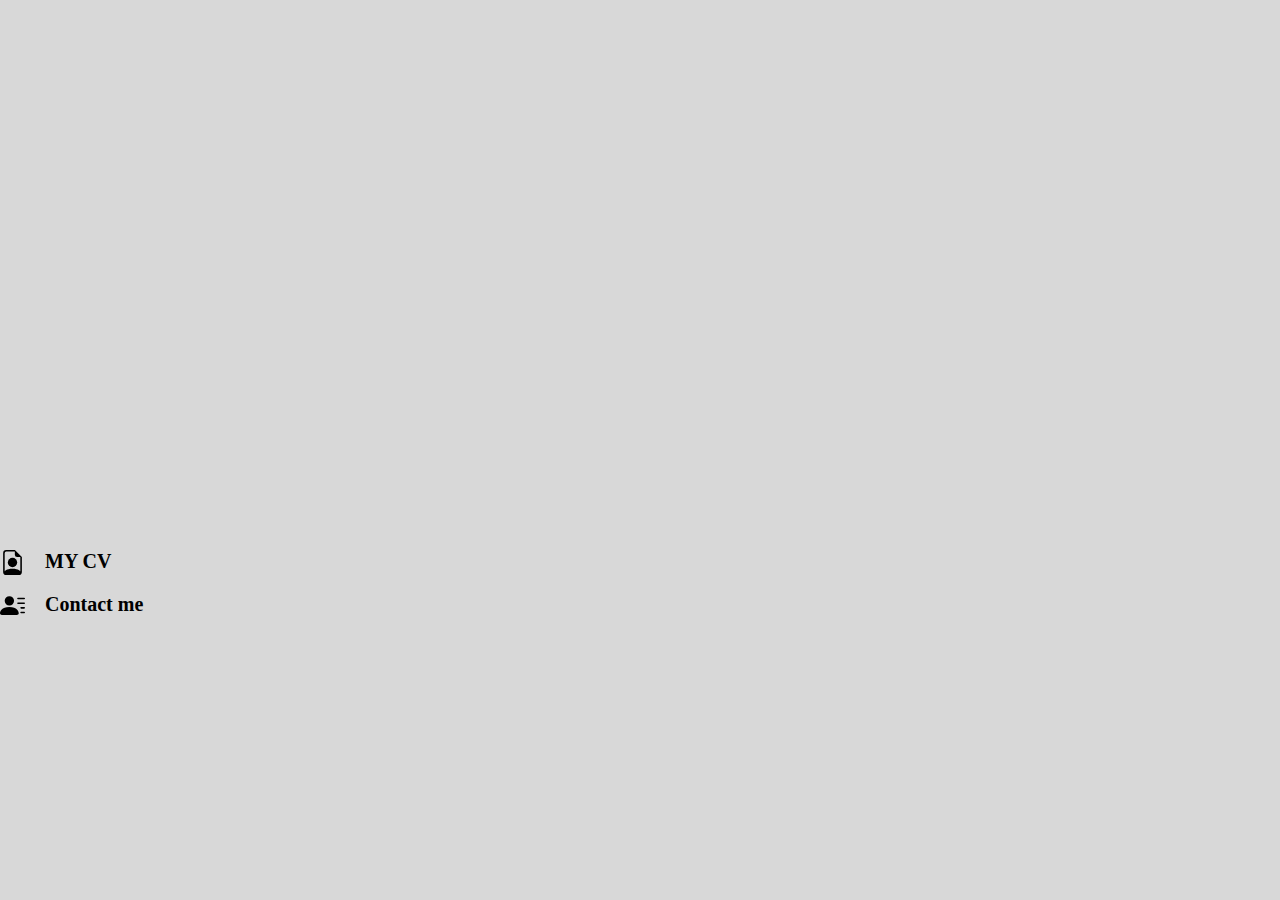
<file: index.html>
<!DOCTYPE html>
<html lang="en">
<head>
    <meta charset="UTF-8">
    <meta name="viewport" content="width=device-width, initial-scale=1.0">
    <title>Souhail Ben Amara</title>
    <link rel="stylesheet" href="./index.css">
</head>
<body>
    <div class="welcome">
    <h1 class="home-title">
        <span>welcome to my website</span>
        <span>I'm Souhail Ben Amara</span>

    </h1>
    </div>
    <div class="links">
    <a href="./cv.html">
        <svg xmlns="http://www.w3.org/2000/svg" width="16" height="16" fill="currentColor" class="bi bi-file-earmark-person" viewBox="0 0 16 16"><path d="M11 8a3 3 0 1 1-6 0 3 3 0 0 1 6 0"/><path d="M14 14V4.5L9.5 0H4a2 2 0 0 0-2 2v12a2 2 0 0 0 2 2h8a2 2 0 0 0 2-2M9.5 3A1.5 1.5 0 0 0 11 4.5h2v9.255S12 12 8 12s-5 1.755-5 1.755V2a1 1 0 0 1 1-1h5.5z"/></svg>
        <p>MY CV</p>
    </a>
    <a href="./contact-form/index.html">
        <svg xmlns="http://www.w3.org/2000/svg" width="16" height="16" fill="currentColor" class="bi bi-person-lines-fill" viewBox="0 0 16 16"><path d="M6 8a3 3 0 1 0 0-6 3 3 0 0 0 0 6m-5 6s-1 0-1-1 1-4 6-4 6 3 6 4-1 1-1 1zM11 3.5a.5.5 0 0 1 .5-.5h4a.5.5 0 0 1 0 1h-4a.5.5 0 0 1-.5-.5m.5 2.5a.5.5 0 0 0 0 1h4a.5.5 0 0 0 0-1zm2 3a.5.5 0 0 0 0 1h2a.5.5 0 0 0 0-1zm0 3a.5.5 0 0 0 0 1h2a.5.5 0 0 0 0-1z"/>
        </svg><p>Contact me </p>
    </a>
    </div>
</body>
</html>
</file>
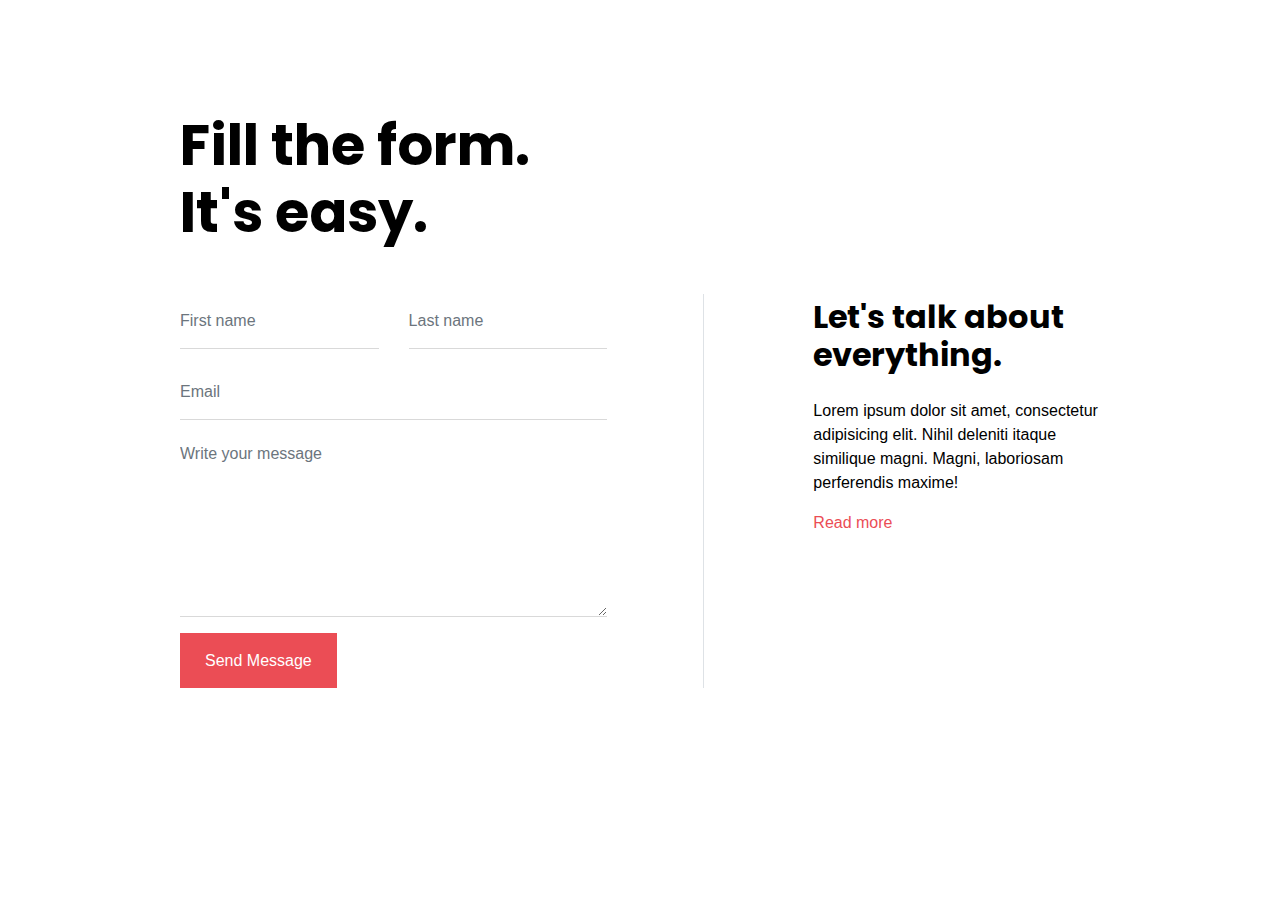
<file: contact-form/index.html>
<!doctype html>
<html lang="en">
  <head>
    <!-- Required meta tags -->
    <meta charset="utf-8">
    <meta name="viewport" content="width=device-width, initial-scale=1, shrink-to-fit=no">
    <link href="https://fonts.googleapis.com/css?family=Poppins:300,400,500,700,900&display=swap" rel="stylesheet">

    <link rel="stylesheet" href="fonts/icomoon/style.css">

    <link rel="stylesheet" href="css/owl.carousel.min.css">

    <!-- Bootstrap CSS -->
    <link rel="stylesheet" href="css/bootstrap.min.css">
    
    <!-- Style -->
    <link rel="stylesheet" href="css/style.css">

    <title>Contact Form #1</title>
  </head>
  <body>
  

  <div class="content">
    
    <div class="container">

      
      <div class="row justify-content-center">
        <div class="col-md-10">
          
          <div class="row align-items-center">
            <div class="col-lg-7 mb-5 mb-lg-0">

              <h2 class="mb-5">Fill the form. <br> It's easy.</h2>

              <form class="border-right pr-5 mb-5" method="post" id="contactForm" name="contactForm">
                <div class="row">
                  <div class="col-md-6 form-group">
                    <input type="text" class="form-control" name="fname" id="fname" placeholder="First name">
                  </div>
                  <div class="col-md-6 form-group">
                    <input type="text" class="form-control" name="lname" id="lname" placeholder="Last name">
                  </div>
                </div>
                <div class="row">
                  <div class="col-md-12 form-group">
                    <input type="text" class="form-control" name="email" id="email" placeholder="Email">
                  </div>
                </div>

                <div class="row">
                  <div class="col-md-12 form-group">
                    <textarea class="form-control" name="message" id="message" cols="30" rows="7" placeholder="Write your message"></textarea>
                  </div>
                </div>
                <div class="row">
                  <div class="col-md-12">
                    <input type="submit" value="Send Message" class="btn btn-primary rounded-0 py-2 px-4">
                    <span class="submitting"></span>
                  </div>
                </div>
              </form>

              <div id="form-message-warning mt-4"></div> 
              <div id="form-message-success">
                Your message was sent, thank you!
              </div>

            </div>
            <div class="col-lg-4 ml-auto">
              <h3 class="mb-4">Let's talk about everything.</h3>
              <p>Lorem ipsum dolor sit amet, consectetur adipisicing elit. Nihil deleniti itaque similique magni. Magni, laboriosam perferendis maxime!</p>
              <p><a href="#">Read more</a></p>
            </div>
          </div>
        </div>  
        </div>
      </div>
  </div>
    
    

    <script src="js/jquery-3.3.1.min.js"></script>
    <script src="js/popper.min.js"></script>
    <script src="js/bootstrap.min.js"></script>
    <script src="js/jquery.validate.min.js"></script>
    <script src="js/main.js"></script>
  </body>
</html>
</file>
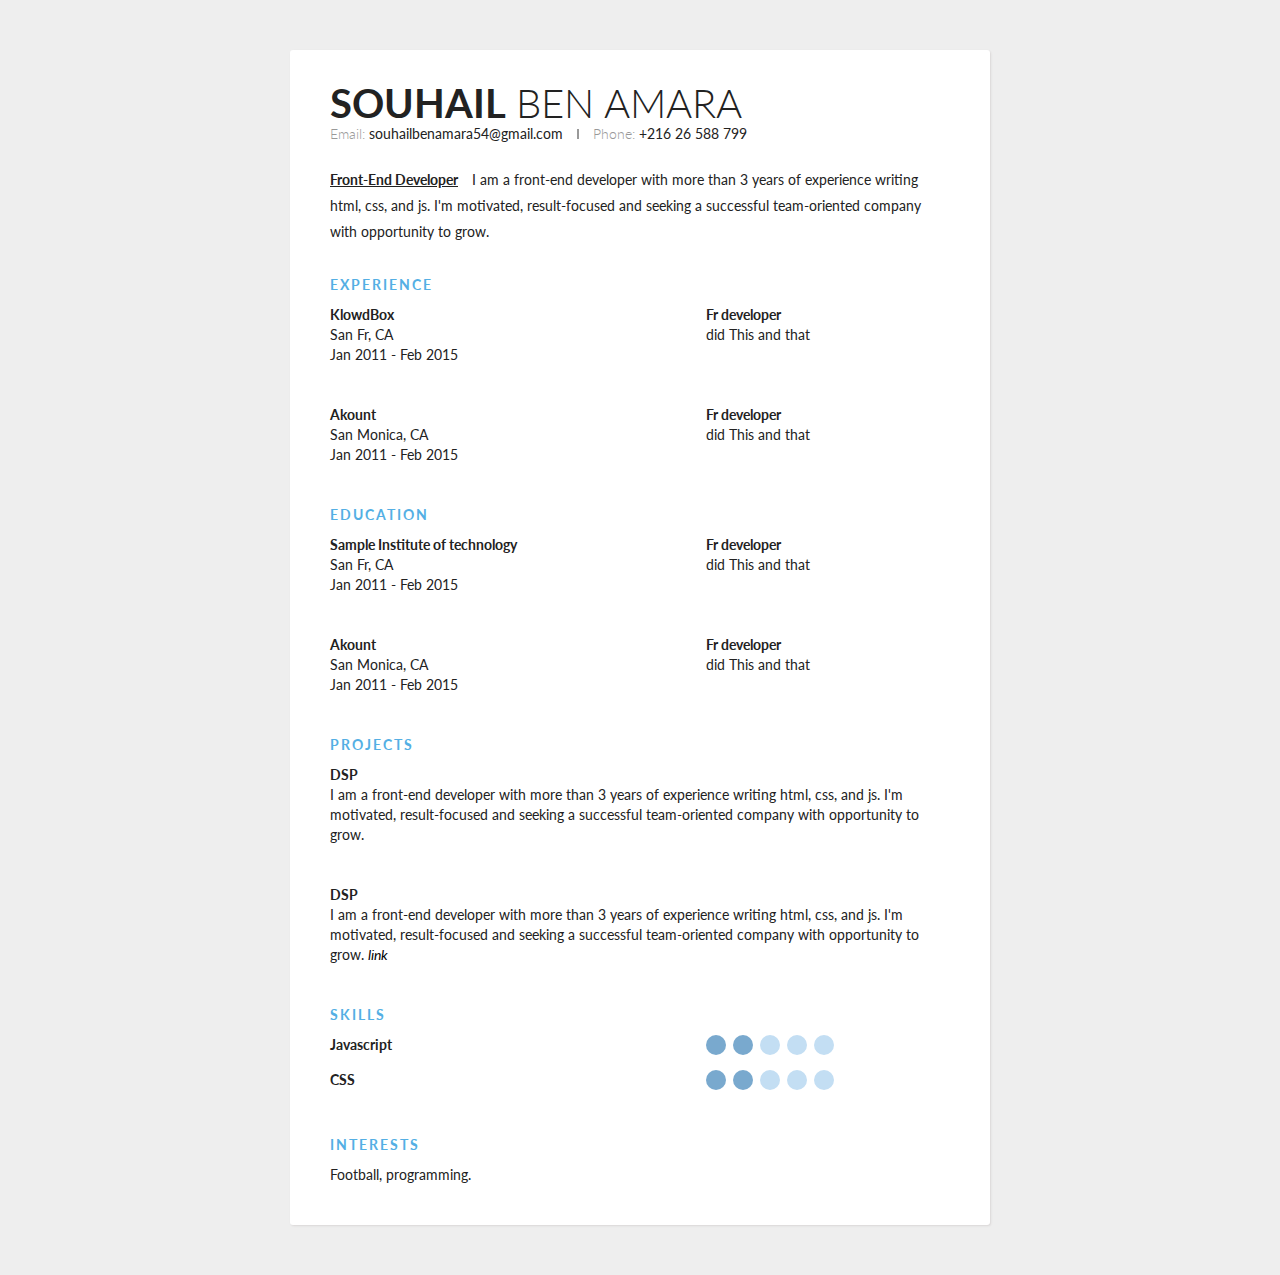
<file: cv.html>
<!DOCTYPE html>
<html lang="en">
<head>
    <meta charset="UTF-8">
    <meta name="viewport" content="width=device-width, initial-scale=1.0">
    <title>My cv</title>
    <link rel="stylesheet" href="./style/cv.css">
</head>
<body>
    <link href='https://fonts.googleapis.com/css?family=Lato:400,300,700' rel='stylesheet' type='text/css'>

<div class="container">
  <div class="header">
    <div class="full-name">
      <span class="first-name">Souhail</span> 
      <span class="last-name">Ben Amara</span>
    </div>
    <div class="contact-info">
      <span class="email">Email: </span>
      <span class="email-val">souhailbenamara54@gmail.com</span>
      <span class="separator"></span>
      <span class="phone">Phone: </span>
      <span class="phone-val">+216 26 588 799</span>
    </div>
    
    <div class="about">
      <span class="position">Front-End Developer </span>
      <span class="desc">
        I am a front-end developer with more than 3 years of experience writing html, css, and js. I'm motivated, result-focused and seeking a successful team-oriented company with opportunity to grow. 
      </span>
    </div>
  </div>
   <div class="details">
    <div class="section">
      <div class="section__title">Experience</div>
      <div class="section__list">
        <div class="section__list-item">
          <div class="left">
            <div class="name">KlowdBox</div>
            <div class="addr">San Fr, CA</div>
            <div class="duration">Jan 2011 - Feb 2015</div>
          </div>
          <div class="right">
            <div class="name">Fr developer</div>
            <div class="desc">did This and that</div>
          </div>
        </div>
                <div class="section__list-item">
          <div class="left">
            <div class="name">Akount</div>
            <div class="addr">San Monica, CA</div>
            <div class="duration">Jan 2011 - Feb 2015</div>
          </div>
          <div class="right">
            <div class="name">Fr developer</div>
            <div class="desc">did This and that</div>
          </div>
        </div>

      </div>
    </div>
    <div class="section">
      <div class="section__title">Education</div>
      <div class="section__list">
        <div class="section__list-item">
          <div class="left">
            <div class="name">Sample Institute of technology</div>
            <div class="addr">San Fr, CA</div>
            <div class="duration">Jan 2011 - Feb 2015</div>
          </div>
          <div class="right">
            <div class="name">Fr developer</div>
            <div class="desc">did This and that</div>
          </div>
        </div>
        <div class="section__list-item">
          <div class="left">
            <div class="name">Akount</div>
            <div class="addr">San Monica, CA</div>
            <div class="duration">Jan 2011 - Feb 2015</div>
          </div>
          <div class="right">
            <div class="name">Fr developer</div>
            <div class="desc">did This and that</div>
          </div>
        </div>

      </div>
      
  </div>
     <div class="section">
      <div class="section__title">Projects</div> 
       <div class="section__list">
         <div class="section__list-item">
           <div class="name">DSP</div>
           <div class="text">I am a front-end developer with more than 3 years of experience writing html, css, and js. I'm motivated, result-focused and seeking a successful team-oriented company with opportunity to grow.</div>
         </div>
         
         <div class="section__list-item">
                    <div class="name">DSP</div>
           <div class="text">I am a front-end developer with more than 3 years of experience writing html, css, and js. I'm motivated, result-focused and seeking a successful team-oriented company with opportunity to grow. <a href="/login">link</a>
           </div>
         </div>
       </div>
    </div>
     <div class="section">
       <div class="section__title">Skills</div>
       <div class="skills">
         <div class="skills__item">
           <div class="left"><div class="name">
             Javascript
             </div></div>
           <div class="right">
                          <input  id="ck1" type="checkbox" checked/>

             <label for="ck1"></label>
                          <input id="ck2" type="checkbox" checked/>

              <label for="ck2"></label>
                         <input id="ck3" type="checkbox" />

              <label for="ck3"></label>
                           <input id="ck4" type="checkbox" />
            <label for="ck4"></label>
                          <input id="ck5" type="checkbox" />
              <label for="ck5"></label>

           </div>
         </div>
         
       </div>
       <div class="skills__item">
           <div class="left"><div class="name">
             CSS</div></div>
           <div class="right">
                          <input  id="ck1" type="checkbox" checked/>

             <label for="ck1"></label>
                          <input id="ck2" type="checkbox" checked/>

              <label for="ck2"></label>
                         <input id="ck3" type="checkbox" />

              <label for="ck3"></label>
                           <input id="ck4" type="checkbox" />
            <label for="ck4"></label>
                          <input id="ck5" type="checkbox" />
              <label for="ck5"></label>

           </div>
         </div>
         
       </div>
     <div class="section">
     <div class="section__title">
       Interests
       </div>
       <div class="section__list">
         <div class="section__list-item">
                  Football, programming.
          </div>
       </div>
     </div>
     </div>
  </div>
</div>
</body>
</html>
</file>
<file: index.css>
/* Basic styles */
*,
*::before,
*::after {
  box-sizing: border-box;
}

:root{
    --bg-color: #D8D8D8;
}

body {
  display: flex;
  align-items: center;
  justify-content: center;
  overflow: hidden;
  width: 100vw;
  height: 100vh;
  color: #000;
  background-color: var(--bg-color);
  font-family: 'Maitree', serif;
}

h1{
    font-size: 3em;
    font-weight: normal;
}

/* title styles */
.home-title span{
    position: relative;
    overflow: hidden;
    display: block;
    line-height: 1.2;
}

.home-title span::after{
    content: '';
    position: absolute;
    top: 0;
    right: 0;
    width: 100%;
    height: 100%;
    background: white;
    animation: a-ltr-after 2s cubic-bezier(.77,0,.18,1) forwards;
    transform: translateX(-101%);
}

.home-title span::before{
    content: '';
    position: absolute;
    top: 0;
    right: 0;
    width: 100%;
    height: 100%;
    background: var(--bg-color);
    animation: a-ltr-before 2s cubic-bezier(.77,0,.18,1) forwards;
    transform: translateX(0);
}

.home-title span:nth-of-type(1)::before,
.home-title span:nth-of-type(1)::after{
    animation-delay: 1s;
}

.home-title span:nth-of-type(2)::before,
.home-title span:nth-of-type(2)::after{
    animation-delay: 1.5s;
}
.links{
    display: inline;

    font-family: calibri;

    height: 200px;
    width: auto;
}
.links a{
    display: flex ;
    text-decoration: none;
    color: #000;
    font-weight: bold;
    font-size: 20px;

}
.links p{
    margin-top: 0;
}
.links svg{
    height: 25px;
    width: 25px;
    margin-right: 20px;
}
.welcome{
    height: 500px;
    width: 100%;
}
body{
    display: inline;
}
@keyframes a-ltr-after{
    0% {transform: translateX(-100%)}
    100% {transform: translateX(101%)}
}

@keyframes a-ltr-before{
    0% {transform: translateX(0)}
    100% {transform: translateX(200%)}
}
</file>
<file: contact-form/fonts/icomoon/style.css>
@font-face {
  font-family: 'icomoon';
  src:  url('fonts/icomoon.eot?10si43');
  src:  url('fonts/icomoon.eot?10si43#iefix') format('embedded-opentype'),
    url('fonts/icomoon.ttf?10si43') format('truetype'),
    url('fonts/icomoon.woff?10si43') format('woff'),
    url('fonts/icomoon.svg?10si43#icomoon') format('svg');
  font-weight: normal;
  font-style: normal;
}

[class^="icon-"], [class*=" icon-"] {
  /* use !important to prevent issues with browser extensions that change fonts */
  font-family: 'icomoon' !important;
  speak: none;
  font-style: normal;
  font-weight: normal;
  font-variant: normal;
  text-transform: none;
  line-height: 1;

  /* Better Font Rendering =========== */
  -webkit-font-smoothing: antialiased;
  -moz-osx-font-smoothing: grayscale;
}

.icon-asterisk:before {
  content: "\f069";
}
.icon-plus:before {
  content: "\f067";
}
.icon-question:before {
  content: "\f128";
}
.icon-minus:before {
  content: "\f068";
}
.icon-glass:before {
  content: "\f000";
}
.icon-music:before {
  content: "\f001";
}
.icon-search:before {
  content: "\f002";
}
.icon-envelope-o:before {
  content: "\f003";
}
.icon-heart:before {
  content: "\f004";
}
.icon-star:before {
  content: "\f005";
}
.icon-star-o:before {
  content: "\f006";
}
.icon-user:before {
  content: "\f007";
}
.icon-film:before {
  content: "\f008";
}
.icon-th-large:before {
  content: "\f009";
}
.icon-th:before {
  content: "\f00a";
}
.icon-th-list:before {
  content: "\f00b";
}
.icon-check:before {
  content: "\f00c";
}
.icon-close:before {
  content: "\f00d";
}
.icon-remove:before {
  content: "\f00d";
}
.icon-times:before {
  content: "\f00d";
}
.icon-search-plus:before {
  content: "\f00e";
}
.icon-search-minus:before {
  content: "\f010";
}
.icon-power-off:before {
  content: "\f011";
}
.icon-signal:before {
  content: "\f012";
}
.icon-cog:before {
  content: "\f013";
}
.icon-gear:before {
  content: "\f013";
}
.icon-trash-o:before {
  content: "\f014";
}
.icon-home:before {
  content: "\f015";
}
.icon-file-o:before {
  content: "\f016";
}
.icon-clock-o:before {
  content: "\f017";
}
.icon-road:before {
  content: "\f018";
}
.icon-download:before {
  content: "\f019";
}
.icon-arrow-circle-o-down:before {
  content: "\f01a";
}
.icon-arrow-circle-o-up:before {
  content: "\f01b";
}
.icon-inbox:before {
  content: "\f01c";
}
.icon-play-circle-o:before {
  content: "\f01d";
}
.icon-repeat:before {
  content: "\f01e";
}
.icon-rotate-right:before {
  content: "\f01e";
}
.icon-refresh:before {
  content: "\f021";
}
.icon-list-alt:before {
  content: "\f022";
}
.icon-lock:before {
  content: "\f023";
}
.icon-flag:before {
  content: "\f024";
}
.icon-headphones:before {
  content: "\f025";
}
.icon-volume-off:before {
  content: "\f026";
}
.icon-volume-down:before {
  content: "\f027";
}
.icon-volume-up:before {
  content: "\f028";
}
.icon-qrcode:before {
  content: "\f029";
}
.icon-barcode:before {
  content: "\f02a";
}
.icon-tag:before {
  content: "\f02b";
}
.icon-tags:before {
  content: "\f02c";
}
.icon-book:before {
  content: "\f02d";
}
.icon-bookmark:before {
  content: "\f02e";
}
.icon-print:before {
  content: "\f02f";
}
.icon-camera:before {
  content: "\f030";
}
.icon-font:before {
  content: "\f031";
}
.icon-bold:before {
  content: "\f032";
}
.icon-italic:before {
  content: "\f033";
}
.icon-text-height:before {
  content: "\f034";
}
.icon-text-width:before {
  content: "\f035";
}
.icon-align-left:before {
  content: "\f036";
}
.icon-align-center:before {
  content: "\f037";
}
.icon-align-right:before {
  content: "\f038";
}
.icon-align-justify:before {
  content: "\f039";
}
.icon-list:before {
  content: "\f03a";
}
.icon-dedent:before {
  content: "\f03b";
}
.icon-outdent:before {
  content: "\f03b";
}
.icon-indent:before {
  content: "\f03c";
}
.icon-video-camera:before {
  content: "\f03d";
}
.icon-image:before {
  content: "\f03e";
}
.icon-photo:before {
  content: "\f03e";
}
.icon-picture-o:before {
  content: "\f03e";
}
.icon-pencil:before {
  content: "\f040";
}
.icon-map-marker:before {
  content: "\f041";
}
.icon-adjust:before {
  content: "\f042";
}
.icon-tint:before {
  content: "\f043";
}
.icon-edit:before {
  content: "\f044";
}
.icon-pencil-square-o:before {
  content: "\f044";
}
.icon-share-square-o:before {
  content: "\f045";
}
.icon-check-square-o:before {
  content: "\f046";
}
.icon-arrows:before {
  content: "\f047";
}
.icon-step-backward:before {
  content: "\f048";
}
.icon-fast-backward:before {
  content: "\f049";
}
.icon-backward:before {
  content: "\f04a";
}
.icon-play:before {
  content: "\f04b";
}
.icon-pause:before {
  content: "\f04c";
}
.icon-stop:before {
  content: "\f04d";
}
.icon-forward:before {
  content: "\f04e";
}
.icon-fast-forward:before {
  content: "\f050";
}
.icon-step-forward:before {
  content: "\f051";
}
.icon-eject:before {
  content: "\f052";
}
.icon-chevron-left:before {
  content: "\f053";
}
.icon-chevron-right:before {
  content: "\f054";
}
.icon-plus-circle:before {
  content: "\f055";
}
.icon-minus-circle:before {
  content: "\f056";
}
.icon-times-circle:before {
  content: "\f057";
}
.icon-check-circle:before {
  content: "\f058";
}
.icon-question-circle:before {
  content: "\f059";
}
.icon-info-circle:before {
  content: "\f05a";
}
.icon-crosshairs:before {
  content: "\f05b";
}
.icon-times-circle-o:before {
  content: "\f05c";
}
.icon-check-circle-o:before {
  content: "\f05d";
}
.icon-ban:before {
  content: "\f05e";
}
.icon-arrow-left:before {
  content: "\f060";
}
.icon-arrow-right:before {
  content: "\f061";
}
.icon-arrow-up:before {
  content: "\f062";
}
.icon-arrow-down:before {
  content: "\f063";
}
.icon-mail-forward:before {
  content: "\f064";
}
.icon-share:before {
  content: "\f064";
}
.icon-expand:before {
  content: "\f065";
}
.icon-compress:before {
  content: "\f066";
}
.icon-exclamation-circle:before {
  content: "\f06a";
}
.icon-gift:before {
  content: "\f06b";
}
.icon-leaf:before {
  content: "\f06c";
}
.icon-fire:before {
  content: "\f06d";
}
.icon-eye:before {
  content: "\f06e";
}
.icon-eye-slash:before {
  content: "\f070";
}
.icon-exclamation-triangle:before {
  content: "\f071";
}
.icon-warning:before {
  content: "\f071";
}
.icon-plane:before {
  content: "\f072";
}
.icon-calendar:before {
  content: "\f073";
}
.icon-random:before {
  content: "\f074";
}
.icon-comment:before {
  content: "\f075";
}
.icon-magnet:before {
  content: "\f076";
}
.icon-chevron-up:before {
  content: "\f077";
}
.icon-chevron-down:before {
  content: "\f078";
}
.icon-retweet:before {
  content: "\f079";
}
.icon-shopping-cart:before {
  content: "\f07a";
}
.icon-folder:before {
  content: "\f07b";
}
.icon-folder-open:before {
  content: "\f07c";
}
.icon-arrows-v:before {
  content: "\f07d";
}
.icon-arrows-h:before {
  content: "\f07e";
}
.icon-bar-chart:before {
  content: "\f080";
}
.icon-bar-chart-o:before {
  content: "\f080";
}
.icon-twitter-square:before {
  content: "\f081";
}
.icon-facebook-square:before {
  content: "\f082";
}
.icon-camera-retro:before {
  content: "\f083";
}
.icon-key:before {
  content: "\f084";
}
.icon-cogs:before {
  content: "\f085";
}
.icon-gears:before {
  content: "\f085";
}
.icon-comments:before {
  content: "\f086";
}
.icon-thumbs-o-up:before {
  content: "\f087";
}
.icon-thumbs-o-down:before {
  content: "\f088";
}
.icon-star-half:before {
  content: "\f089";
}
.icon-heart-o:before {
  content: "\f08a";
}
.icon-sign-out:before {
  content: "\f08b";
}
.icon-linkedin-square:before {
  content: "\f08c";
}
.icon-thumb-tack:before {
  content: "\f08d";
}
.icon-external-link:before {
  content: "\f08e";
}
.icon-sign-in:before {
  content: "\f090";
}
.icon-trophy:before {
  content: "\f091";
}
.icon-github-square:before {
  content: "\f092";
}
.icon-upload:before {
  content: "\f093";
}
.icon-lemon-o:before {
  content: "\f094";
}
.icon-phone:before {
  content: "\f095";
}
.icon-square-o:before {
  content: "\f096";
}
.icon-bookmark-o:before {
  content: "\f097";
}
.icon-phone-square:before {
  content: "\f098";
}
.icon-twitter:before {
  content: "\f099";
}
.icon-facebook:before {
  content: "\f09a";
}
.icon-facebook-f:before {
  content: "\f09a";
}
.icon-github:before {
  content: "\f09b";
}
.icon-unlock:before {
  content: "\f09c";
}
.icon-credit-card:before {
  content: "\f09d";
}
.icon-feed:before {
  content: "\f09e";
}
.icon-rss:before {
  content: "\f09e";
}
.icon-hdd-o:before {
  content: "\f0a0";
}
.icon-bullhorn:before {
  content: "\f0a1";
}
.icon-bell-o:before {
  content: "\f0a2";
}
.icon-certificate:before {
  content: "\f0a3";
}
.icon-hand-o-right:before {
  content: "\f0a4";
}
.icon-hand-o-left:before {
  content: "\f0a5";
}
.icon-hand-o-up:before {
  content: "\f0a6";
}
.icon-hand-o-down:before {
  content: "\f0a7";
}
.icon-arrow-circle-left:before {
  content: "\f0a8";
}
.icon-arrow-circle-right:before {
  content: "\f0a9";
}
.icon-arrow-circle-up:before {
  content: "\f0aa";
}
.icon-arrow-circle-down:before {
  content: "\f0ab";
}
.icon-globe:before {
  content: "\f0ac";
}
.icon-wrench:before {
  content: "\f0ad";
}
.icon-tasks:before {
  content: "\f0ae";
}
.icon-filter:before {
  content: "\f0b0";
}
.icon-briefcase:before {
  content: "\f0b1";
}
.icon-arrows-alt:before {
  content: "\f0b2";
}
.icon-group:before {
  content: "\f0c0";
}
.icon-users:before {
  content: "\f0c0";
}
.icon-chain:before {
  content: "\f0c1";
}
.icon-link:before {
  content: "\f0c1";
}
.icon-cloud:before {
  content: "\f0c2";
}
.icon-flask:before {
  content: "\f0c3";
}
.icon-cut:before {
  content: "\f0c4";
}
.icon-scissors:before {
  content: "\f0c4";
}
.icon-copy:before {
  content: "\f0c5";
}
.icon-files-o:before {
  content: "\f0c5";
}
.icon-paperclip:before {
  content: "\f0c6";
}
.icon-floppy-o:before {
  content: "\f0c7";
}
.icon-save:before {
  content: "\f0c7";
}
.icon-square:before {
  content: "\f0c8";
}
.icon-bars:before {
  content: "\f0c9";
}
.icon-navicon:before {
  content: "\f0c9";
}
.icon-reorder:before {
  content: "\f0c9";
}
.icon-list-ul:before {
  content: "\f0ca";
}
.icon-list-ol:before {
  content: "\f0cb";
}
.icon-strikethrough:before {
  content: "\f0cc";
}
.icon-underline:before {
  content: "\f0cd";
}
.icon-table:before {
  content: "\f0ce";
}
.icon-magic:before {
  content: "\f0d0";
}
.icon-truck:before {
  content: "\f0d1";
}
.icon-pinterest:before {
  content: "\f0d2";
}
.icon-pinterest-square:before {
  content: "\f0d3";
}
.icon-google-plus-square:before {
  content: "\f0d4";
}
.icon-google-plus:before {
  content: "\f0d5";
}
.icon-money:before {
  content: "\f0d6";
}
.icon-caret-down:before {
  content: "\f0d7";
}
.icon-caret-up:before {
  content: "\f0d8";
}
.icon-caret-left:before {
  content: "\f0d9";
}
.icon-caret-right:before {
  content: "\f0da";
}
.icon-columns:before {
  content: "\f0db";
}
.icon-sort:before {
  content: "\f0dc";
}
.icon-unsorted:before {
  content: "\f0dc";
}
.icon-sort-desc:before {
  content: "\f0dd";
}
.icon-sort-down:before {
  content: "\f0dd";
}
.icon-sort-asc:before {
  content: "\f0de";
}
.icon-sort-up:before {
  content: "\f0de";
}
.icon-envelope:before {
  content: "\f0e0";
}
.icon-linkedin:before {
  content: "\f0e1";
}
.icon-rotate-left:before {
  content: "\f0e2";
}
.icon-undo:before {
  content: "\f0e2";
}
.icon-gavel:before {
  content: "\f0e3";
}
.icon-legal:before {
  content: "\f0e3";
}
.icon-dashboard:before {
  content: "\f0e4";
}
.icon-tachometer:before {
  content: "\f0e4";
}
.icon-comment-o:before {
  content: "\f0e5";
}
.icon-comments-o:before {
  content: "\f0e6";
}
.icon-bolt:before {
  content: "\f0e7";
}
.icon-flash:before {
  content: "\f0e7";
}
.icon-sitemap:before {
  content: "\f0e8";
}
.icon-umbrella:before {
  content: "\f0e9";
}
.icon-clipboard:before {
  content: "\f0ea";
}
.icon-paste:before {
  content: "\f0ea";
}
.icon-lightbulb-o:before {
  content: "\f0eb";
}
.icon-exchange:before {
  content: "\f0ec";
}
.icon-cloud-download:before {
  content: "\f0ed";
}
.icon-cloud-upload:before {
  content: "\f0ee";
}
.icon-user-md:before {
  content: "\f0f0";
}
.icon-stethoscope:before {
  content: "\f0f1";
}
.icon-suitcase:before {
  content: "\f0f2";
}
.icon-bell:before {
  content: "\f0f3";
}
.icon-coffee:before {
  content: "\f0f4";
}
.icon-cutlery:before {
  content: "\f0f5";
}
.icon-file-text-o:before {
  content: "\f0f6";
}
.icon-building-o:before {
  content: "\f0f7";
}
.icon-hospital-o:before {
  content: "\f0f8";
}
.icon-ambulance:before {
  content: "\f0f9";
}
.icon-medkit:before {
  content: "\f0fa";
}
.icon-fighter-jet:before {
  content: "\f0fb";
}
.icon-beer:before {
  content: "\f0fc";
}
.icon-h-square:before {
  content: "\f0fd";
}
.icon-plus-square:before {
  content: "\f0fe";
}
.icon-angle-double-left:before {
  content: "\f100";
}
.icon-angle-double-right:before {
  content: "\f101";
}
.icon-angle-double-up:before {
  content: "\f102";
}
.icon-angle-double-down:before {
  content: "\f103";
}
.icon-angle-left:before {
  content: "\f104";
}
.icon-angle-right:before {
  content: "\f105";
}
.icon-angle-up:before {
  content: "\f106";
}
.icon-angle-down:before {
  content: "\f107";
}
.icon-desktop:before {
  content: "\f108";
}
.icon-laptop:before {
  content: "\f109";
}
.icon-tablet:before {
  content: "\f10a";
}
.icon-mobile:before {
  content: "\f10b";
}
.icon-mobile-phone:before {
  content: "\f10b";
}
.icon-circle-o:before {
  content: "\f10c";
}
.icon-quote-left:before {
  content: "\f10d";
}
.icon-quote-right:before {
  content: "\f10e";
}
.icon-spinner:before {
  content: "\f110";
}
.icon-circle:before {
  content: "\f111";
}
.icon-mail-reply:before {
  content: "\f112";
}
.icon-reply:before {
  content: "\f112";
}
.icon-github-alt:before {
  content: "\f113";
}
.icon-folder-o:before {
  content: "\f114";
}
.icon-folder-open-o:before {
  content: "\f115";
}
.icon-smile-o:before {
  content: "\f118";
}
.icon-frown-o:before {
  content: "\f119";
}
.icon-meh-o:before {
  content: "\f11a";
}
.icon-gamepad:before {
  content: "\f11b";
}
.icon-keyboard-o:before {
  content: "\f11c";
}
.icon-flag-o:before {
  content: "\f11d";
}
.icon-flag-checkered:before {
  content: "\f11e";
}
.icon-terminal:before {
  content: "\f120";
}
.icon-code:before {
  content: "\f121";
}
.icon-mail-reply-all:before {
  content: "\f122";
}
.icon-reply-all:before {
  content: "\f122";
}
.icon-star-half-empty:before {
  content: "\f123";
}
.icon-star-half-full:before {
  content: "\f123";
}
.icon-star-half-o:before {
  content: "\f123";
}
.icon-location-arrow:before {
  content: "\f124";
}
.icon-crop:before {
  content: "\f125";
}
.icon-code-fork:before {
  content: "\f126";
}
.icon-chain-broken:before {
  content: "\f127";
}
.icon-unlink:before {
  content: "\f127";
}
.icon-info:before {
  content: "\f129";
}
.icon-exclamation:before {
  content: "\f12a";
}
.icon-superscript:before {
  content: "\f12b";
}
.icon-subscript:before {
  content: "\f12c";
}
.icon-eraser:before {
  content: "\f12d";
}
.icon-puzzle-piece:before {
  content: "\f12e";
}
.icon-microphone:before {
  content: "\f130";
}
.icon-microphone-slash:before {
  content: "\f131";
}
.icon-shield:before {
  content: "\f132";
}
.icon-calendar-o:before {
  content: "\f133";
}
.icon-fire-extinguisher:before {
  content: "\f134";
}
.icon-rocket:before {
  content: "\f135";
}
.icon-maxcdn:before {
  content: "\f136";
}
.icon-chevron-circle-left:before {
  content: "\f137";
}
.icon-chevron-circle-right:before {
  content: "\f138";
}
.icon-chevron-circle-up:before {
  content: "\f139";
}
.icon-chevron-circle-down:before {
  content: "\f13a";
}
.icon-html5:before {
  content: "\f13b";
}
.icon-css3:before {
  content: "\f13c";
}
.icon-anchor:before {
  content: "\f13d";
}
.icon-unlock-alt:before {
  content: "\f13e";
}
.icon-bullseye:before {
  content: "\f140";
}
.icon-ellipsis-h:before {
  content: "\f141";
}
.icon-ellipsis-v:before {
  content: "\f142";
}
.icon-rss-square:before {
  content: "\f143";
}
.icon-play-circle:before {
  content: "\f144";
}
.icon-ticket:before {
  content: "\f145";
}
.icon-minus-square:before {
  content: "\f146";
}
.icon-minus-square-o:before {
  content: "\f147";
}
.icon-level-up:before {
  content: "\f148";
}
.icon-level-down:before {
  content: "\f149";
}
.icon-check-square:before {
  content: "\f14a";
}
.icon-pencil-square:before {
  content: "\f14b";
}
.icon-external-link-square:before {
  content: "\f14c";
}
.icon-share-square:before {
  content: "\f14d";
}
.icon-compass:before {
  content: "\f14e";
}
.icon-caret-square-o-down:before {
  content: "\f150";
}
.icon-toggle-down:before {
  content: "\f150";
}
.icon-caret-square-o-up:before {
  content: "\f151";
}
.icon-toggle-up:before {
  content: "\f151";
}
.icon-caret-square-o-right:before {
  content: "\f152";
}
.icon-toggle-right:before {
  content: "\f152";
}
.icon-eur:before {
  content: "\f153";
}
.icon-euro:before {
  content: "\f153";
}
.icon-gbp:before {
  content: "\f154";
}
.icon-dollar:before {
  content: "\f155";
}
.icon-usd:before {
  content: "\f155";
}
.icon-inr:before {
  content: "\f156";
}
.icon-rupee:before {
  content: "\f156";
}
.icon-cny:before {
  content: "\f157";
}
.icon-jpy:before {
  content: "\f157";
}
.icon-rmb:before {
  content: "\f157";
}
.icon-yen:before {
  content: "\f157";
}
.icon-rouble:before {
  content: "\f158";
}
.icon-rub:before {
  content: "\f158";
}
.icon-ruble:before {
  content: "\f158";
}
.icon-krw:before {
  content: "\f159";
}
.icon-won:before {
  content: "\f159";
}
.icon-bitcoin:before {
  content: "\f15a";
}
.icon-btc:before {
  content: "\f15a";
}
.icon-file:before {
  content: "\f15b";
}
.icon-file-text:before {
  content: "\f15c";
}
.icon-sort-alpha-asc:before {
  content: "\f15d";
}
.icon-sort-alpha-desc:before {
  content: "\f15e";
}
.icon-sort-amount-asc:before {
  content: "\f160";
}
.icon-sort-amount-desc:before {
  content: "\f161";
}
.icon-sort-numeric-asc:before {
  content: "\f162";
}
.icon-sort-numeric-desc:before {
  content: "\f163";
}
.icon-thumbs-up:before {
  content: "\f164";
}
.icon-thumbs-down:before {
  content: "\f165";
}
.icon-youtube-square:before {
  content: "\f166";
}
.icon-youtube:before {
  content: "\f167";
}
.icon-xing:before {
  content: "\f168";
}
.icon-xing-square:before {
  content: "\f169";
}
.icon-youtube-play:before {
  content: "\f16a";
}
.icon-dropbox:before {
  content: "\f16b";
}
.icon-stack-overflow:before {
  content: "\f16c";
}
.icon-instagram:before {
  content: "\f16d";
}
.icon-flickr:before {
  content: "\f16e";
}
.icon-adn:before {
  content: "\f170";
}
.icon-bitbucket:before {
  content: "\f171";
}
.icon-bitbucket-square:before {
  content: "\f172";
}
.icon-tumblr:before {
  content: "\f173";
}
.icon-tumblr-square:before {
  content: "\f174";
}
.icon-long-arrow-down:before {
  content: "\f175";
}
.icon-long-arrow-up:before {
  content: "\f176";
}
.icon-long-arrow-left:before {
  content: "\f177";
}
.icon-long-arrow-right:before {
  content: "\f178";
}
.icon-apple:before {
  content: "\f179";
}
.icon-windows:before {
  content: "\f17a";
}
.icon-android:before {
  content: "\f17b";
}
.icon-linux:before {
  content: "\f17c";
}
.icon-dribbble:before {
  content: "\f17d";
}
.icon-skype:before {
  content: "\f17e";
}
.icon-foursquare:before {
  content: "\f180";
}
.icon-trello:before {
  content: "\f181";
}
.icon-female:before {
  content: "\f182";
}
.icon-male:before {
  content: "\f183";
}
.icon-gittip:before {
  content: "\f184";
}
.icon-gratipay:before {
  content: "\f184";
}
.icon-sun-o:before {
  content: "\f185";
}
.icon-moon-o:before {
  content: "\f186";
}
.icon-archive:before {
  content: "\f187";
}
.icon-bug:before {
  content: "\f188";
}
.icon-vk:before {
  content: "\f189";
}
.icon-weibo:before {
  content: "\f18a";
}
.icon-renren:before {
  content: "\f18b";
}
.icon-pagelines:before {
  content: "\f18c";
}
.icon-stack-exchange:before {
  content: "\f18d";
}
.icon-arrow-circle-o-right:before {
  content: "\f18e";
}
.icon-arrow-circle-o-left:before {
  content: "\f190";
}
.icon-caret-square-o-left:before {
  content: "\f191";
}
.icon-toggle-left:before {
  content: "\f191";
}
.icon-dot-circle-o:before {
  content: "\f192";
}
.icon-wheelchair:before {
  content: "\f193";
}
.icon-vimeo-square:before {
  content: "\f194";
}
.icon-try:before {
  content: "\f195";
}
.icon-turkish-lira:before {
  content: "\f195";
}
.icon-plus-square-o:before {
  content: "\f196";
}
.icon-space-shuttle:before {
  content: "\f197";
}
.icon-slack:before {
  content: "\f198";
}
.icon-envelope-square:before {
  content: "\f199";
}
.icon-wordpress:before {
  content: "\f19a";
}
.icon-openid:before {
  content: "\f19b";
}
.icon-bank:before {
  content: "\f19c";
}
.icon-institution:before {
  content: "\f19c";
}
.icon-university:before {
  content: "\f19c";
}
.icon-graduation-cap:before {
  content: "\f19d";
}
.icon-mortar-board:before {
  content: "\f19d";
}
.icon-yahoo:before {
  content: "\f19e";
}
.icon-google:before {
  content: "\f1a0";
}
.icon-reddit:before {
  content: "\f1a1";
}
.icon-reddit-square:before {
  content: "\f1a2";
}
.icon-stumbleupon-circle:before {
  content: "\f1a3";
}
.icon-stumbleupon:before {
  content: "\f1a4";
}
.icon-delicious:before {
  content: "\f1a5";
}
.icon-digg:before {
  content: "\f1a6";
}
.icon-pied-piper-pp:before {
  content: "\f1a7";
}
.icon-pied-piper-alt:before {
  content: "\f1a8";
}
.icon-drupal:before {
  content: "\f1a9";
}
.icon-joomla:before {
  content: "\f1aa";
}
.icon-language:before {
  content: "\f1ab";
}
.icon-fax:before {
  content: "\f1ac";
}
.icon-building:before {
  content: "\f1ad";
}
.icon-child:before {
  content: "\f1ae";
}
.icon-paw:before {
  content: "\f1b0";
}
.icon-spoon:before {
  content: "\f1b1";
}
.icon-cube:before {
  content: "\f1b2";
}
.icon-cubes:before {
  content: "\f1b3";
}
.icon-behance:before {
  content: "\f1b4";
}
.icon-behance-square:before {
  content: "\f1b5";
}
.icon-steam:before {
  content: "\f1b6";
}
.icon-steam-square:before {
  content: "\f1b7";
}
.icon-recycle:before {
  content: "\f1b8";
}
.icon-automobile:before {
  content: "\f1b9";
}
.icon-car:before {
  content: "\f1b9";
}
.icon-cab:before {
  content: "\f1ba";
}
.icon-taxi:before {
  content: "\f1ba";
}
.icon-tree:before {
  content: "\f1bb";
}
.icon-spotify:before {
  content: "\f1bc";
}
.icon-deviantart:before {
  content: "\f1bd";
}
.icon-soundcloud:before {
  content: "\f1be";
}
.icon-database:before {
  content: "\f1c0";
}
.icon-file-pdf-o:before {
  content: "\f1c1";
}
.icon-file-word-o:before {
  content: "\f1c2";
}
.icon-file-excel-o:before {
  content: "\f1c3";
}
.icon-file-powerpoint-o:before {
  content: "\f1c4";
}
.icon-file-image-o:before {
  content: "\f1c5";
}
.icon-file-photo-o:before {
  content: "\f1c5";
}
.icon-file-picture-o:before {
  content: "\f1c5";
}
.icon-file-archive-o:before {
  content: "\f1c6";
}
.icon-file-zip-o:before {
  content: "\f1c6";
}
.icon-file-audio-o:before {
  content: "\f1c7";
}
.icon-file-sound-o:before {
  content: "\f1c7";
}
.icon-file-movie-o:before {
  content: "\f1c8";
}
.icon-file-video-o:before {
  content: "\f1c8";
}
.icon-file-code-o:before {
  content: "\f1c9";
}
.icon-vine:before {
  content: "\f1ca";
}
.icon-codepen:before {
  content: "\f1cb";
}
.icon-jsfiddle:before {
  content: "\f1cc";
}
.icon-life-bouy:before {
  content: "\f1cd";
}
.icon-life-buoy:before {
  content: "\f1cd";
}
.icon-life-ring:before {
  content: "\f1cd";
}
.icon-life-saver:before {
  content: "\f1cd";
}
.icon-support:before {
  content: "\f1cd";
}
.icon-circle-o-notch:before {
  content: "\f1ce";
}
.icon-ra:before {
  content: "\f1d0";
}
.icon-rebel:before {
  content: "\f1d0";
}
.icon-resistance:before {
  content: "\f1d0";
}
.icon-empire:before {
  content: "\f1d1";
}
.icon-ge:before {
  content: "\f1d1";
}
.icon-git-square:before {
  content: "\f1d2";
}
.icon-git:before {
  content: "\f1d3";
}
.icon-hacker-news:before {
  content: "\f1d4";
}
.icon-y-combinator-square:before {
  content: "\f1d4";
}
.icon-yc-square:before {
  content: "\f1d4";
}
.icon-tencent-weibo:before {
  content: "\f1d5";
}
.icon-qq:before {
  content: "\f1d6";
}
.icon-wechat:before {
  content: "\f1d7";
}
.icon-weixin:before {
  content: "\f1d7";
}
.icon-paper-plane:before {
  content: "\f1d8";
}
.icon-send:before {
  content: "\f1d8";
}
.icon-paper-plane-o:before {
  content: "\f1d9";
}
.icon-send-o:before {
  content: "\f1d9";
}
.icon-history:before {
  content: "\f1da";
}
.icon-circle-thin:before {
  content: "\f1db";
}
.icon-header:before {
  content: "\f1dc";
}
.icon-paragraph:before {
  content: "\f1dd";
}
.icon-sliders:before {
  content: "\f1de";
}
.icon-share-alt:before {
  content: "\f1e0";
}
.icon-share-alt-square:before {
  content: "\f1e1";
}
.icon-bomb:before {
  content: "\f1e2";
}
.icon-futbol-o:before {
  content: "\f1e3";
}
.icon-soccer-ball-o:before {
  content: "\f1e3";
}
.icon-tty:before {
  content: "\f1e4";
}
.icon-binoculars:before {
  content: "\f1e5";
}
.icon-plug:before {
  content: "\f1e6";
}
.icon-slideshare:before {
  content: "\f1e7";
}
.icon-twitch:before {
  content: "\f1e8";
}
.icon-yelp:before {
  content: "\f1e9";
}
.icon-newspaper-o:before {
  content: "\f1ea";
}
.icon-wifi:before {
  content: "\f1eb";
}
.icon-calculator:before {
  content: "\f1ec";
}
.icon-paypal:before {
  content: "\f1ed";
}
.icon-google-wallet:before {
  content: "\f1ee";
}
.icon-cc-visa:before {
  content: "\f1f0";
}
.icon-cc-mastercard:before {
  content: "\f1f1";
}
.icon-cc-discover:before {
  content: "\f1f2";
}
.icon-cc-amex:before {
  content: "\f1f3";
}
.icon-cc-paypal:before {
  content: "\f1f4";
}
.icon-cc-stripe:before {
  content: "\f1f5";
}
.icon-bell-slash:before {
  content: "\f1f6";
}
.icon-bell-slash-o:before {
  content: "\f1f7";
}
.icon-trash:before {
  content: "\f1f8";
}
.icon-copyright:before {
  content: "\f1f9";
}
.icon-at:before {
  content: "\f1fa";
}
.icon-eyedropper:before {
  content: "\f1fb";
}
.icon-paint-brush:before {
  content: "\f1fc";
}
.icon-birthday-cake:before {
  content: "\f1fd";
}
.icon-area-chart:before {
  content: "\f1fe";
}
.icon-pie-chart:before {
  content: "\f200";
}
.icon-line-chart:before {
  content: "\f201";
}
.icon-lastfm:before {
  content: "\f202";
}
.icon-lastfm-square:before {
  content: "\f203";
}
.icon-toggle-off:before {
  content: "\f204";
}
.icon-toggle-on:before {
  content: "\f205";
}
.icon-bicycle:before {
  content: "\f206";
}
.icon-bus:before {
  content: "\f207";
}
.icon-ioxhost:before {
  content: "\f208";
}
.icon-angellist:before {
  content: "\f209";
}
.icon-cc:before {
  content: "\f20a";
}
.icon-ils:before {
  content: "\f20b";
}
.icon-shekel:before {
  content: "\f20b";
}
.icon-sheqel:before {
  content: "\f20b";
}
.icon-meanpath:before {
  content: "\f20c";
}
.icon-buysellads:before {
  content: "\f20d";
}
.icon-connectdevelop:before {
  content: "\f20e";
}
.icon-dashcube:before {
  content: "\f210";
}
.icon-forumbee:before {
  content: "\f211";
}
.icon-leanpub:before {
  content: "\f212";
}
.icon-sellsy:before {
  content: "\f213";
}
.icon-shirtsinbulk:before {
  content: "\f214";
}
.icon-simplybuilt:before {
  content: "\f215";
}
.icon-skyatlas:before {
  content: "\f216";
}
.icon-cart-plus:before {
  content: "\f217";
}
.icon-cart-arrow-down:before {
  content: "\f218";
}
.icon-diamond:before {
  content: "\f219";
}
.icon-ship:before {
  content: "\f21a";
}
.icon-user-secret:before {
  content: "\f21b";
}
.icon-motorcycle:before {
  content: "\f21c";
}
.icon-street-view:before {
  content: "\f21d";
}
.icon-heartbeat:before {
  content: "\f21e";
}
.icon-venus:before {
  content: "\f221";
}
.icon-mars:before {
  content: "\f222";
}
.icon-mercury:before {
  content: "\f223";
}
.icon-intersex:before {
  content: "\f224";
}
.icon-transgender:before {
  content: "\f224";
}
.icon-transgender-alt:before {
  content: "\f225";
}
.icon-venus-double:before {
  content: "\f226";
}
.icon-mars-double:before {
  content: "\f227";
}
.icon-venus-mars:before {
  content: "\f228";
}
.icon-mars-stroke:before {
  content: "\f229";
}
.icon-mars-stroke-v:before {
  content: "\f22a";
}
.icon-mars-stroke-h:before {
  content: "\f22b";
}
.icon-neuter:before {
  content: "\f22c";
}
.icon-genderless:before {
  content: "\f22d";
}
.icon-facebook-official:before {
  content: "\f230";
}
.icon-pinterest-p:before {
  content: "\f231";
}
.icon-whatsapp:before {
  content: "\f232";
}
.icon-server:before {
  content: "\f233";
}
.icon-user-plus:before {
  content: "\f234";
}
.icon-user-times:before {
  content: "\f235";
}
.icon-bed:before {
  content: "\f236";
}
.icon-hotel:before {
  content: "\f236";
}
.icon-viacoin:before {
  content: "\f237";
}
.icon-train:before {
  content: "\f238";
}
.icon-subway:before {
  content: "\f239";
}
.icon-medium:before {
  content: "\f23a";
}
.icon-y-combinator:before {
  content: "\f23b";
}
.icon-yc:before {
  content: "\f23b";
}
.icon-optin-monster:before {
  content: "\f23c";
}
.icon-opencart:before {
  content: "\f23d";
}
.icon-expeditedssl:before {
  content: "\f23e";
}
.icon-battery:before {
  content: "\f240";
}
.icon-battery-4:before {
  content: "\f240";
}
.icon-battery-full:before {
  content: "\f240";
}
.icon-battery-3:before {
  content: "\f241";
}
.icon-battery-three-quarters:before {
  content: "\f241";
}
.icon-battery-2:before {
  content: "\f242";
}
.icon-battery-half:before {
  content: "\f242";
}
.icon-battery-1:before {
  content: "\f243";
}
.icon-battery-quarter:before {
  content: "\f243";
}
.icon-battery-0:before {
  content: "\f244";
}
.icon-battery-empty:before {
  content: "\f244";
}
.icon-mouse-pointer:before {
  content: "\f245";
}
.icon-i-cursor:before {
  content: "\f246";
}
.icon-object-group:before {
  content: "\f247";
}
.icon-object-ungroup:before {
  content: "\f248";
}
.icon-sticky-note:before {
  content: "\f249";
}
.icon-sticky-note-o:before {
  content: "\f24a";
}
.icon-cc-jcb:before {
  content: "\f24b";
}
.icon-cc-diners-club:before {
  content: "\f24c";
}
.icon-clone:before {
  content: "\f24d";
}
.icon-balance-scale:before {
  content: "\f24e";
}
.icon-hourglass-o:before {
  content: "\f250";
}
.icon-hourglass-1:before {
  content: "\f251";
}
.icon-hourglass-start:before {
  content: "\f251";
}
.icon-hourglass-2:before {
  content: "\f252";
}
.icon-hourglass-half:before {
  content: "\f252";
}
.icon-hourglass-3:before {
  content: "\f253";
}
.icon-hourglass-end:before {
  content: "\f253";
}
.icon-hourglass:before {
  content: "\f254";
}
.icon-hand-grab-o:before {
  content: "\f255";
}
.icon-hand-rock-o:before {
  content: "\f255";
}
.icon-hand-paper-o:before {
  content: "\f256";
}
.icon-hand-stop-o:before {
  content: "\f256";
}
.icon-hand-scissors-o:before {
  content: "\f257";
}
.icon-hand-lizard-o:before {
  content: "\f258";
}
.icon-hand-spock-o:before {
  content: "\f259";
}
.icon-hand-pointer-o:before {
  content: "\f25a";
}
.icon-hand-peace-o:before {
  content: "\f25b";
}
.icon-trademark:before {
  content: "\f25c";
}
.icon-registered:before {
  content: "\f25d";
}
.icon-creative-commons:before {
  content: "\f25e";
}
.icon-gg:before {
  content: "\f260";
}
.icon-gg-circle:before {
  content: "\f261";
}
.icon-tripadvisor:before {
  content: "\f262";
}
.icon-odnoklassniki:before {
  content: "\f263";
}
.icon-odnoklassniki-square:before {
  content: "\f264";
}
.icon-get-pocket:before {
  content: "\f265";
}
.icon-wikipedia-w:before {
  content: "\f266";
}
.icon-safari:before {
  content: "\f267";
}
.icon-chrome:before {
  content: "\f268";
}
.icon-firefox:before {
  content: "\f269";
}
.icon-opera:before {
  content: "\f26a";
}
.icon-internet-explorer:before {
  content: "\f26b";
}
.icon-television:before {
  content: "\f26c";
}
.icon-tv:before {
  content: "\f26c";
}
.icon-contao:before {
  content: "\f26d";
}
.icon-500px:before {
  content: "\f26e";
}
.icon-amazon:before {
  content: "\f270";
}
.icon-calendar-plus-o:before {
  content: "\f271";
}
.icon-calendar-minus-o:before {
  content: "\f272";
}
.icon-calendar-times-o:before {
  content: "\f273";
}
.icon-calendar-check-o:before {
  content: "\f274";
}
.icon-industry:before {
  content: "\f275";
}
.icon-map-pin:before {
  content: "\f276";
}
.icon-map-signs:before {
  content: "\f277";
}
.icon-map-o:before {
  content: "\f278";
}
.icon-map:before {
  content: "\f279";
}
.icon-commenting:before {
  content: "\f27a";
}
.icon-commenting-o:before {
  content: "\f27b";
}
.icon-houzz:before {
  content: "\f27c";
}
.icon-vimeo:before {
  content: "\f27d";
}
.icon-black-tie:before {
  content: "\f27e";
}
.icon-fonticons:before {
  content: "\f280";
}
.icon-reddit-alien:before {
  content: "\f281";
}
.icon-edge:before {
  content: "\f282";
}
.icon-credit-card-alt:before {
  content: "\f283";
}
.icon-codiepie:before {
  content: "\f284";
}
.icon-modx:before {
  content: "\f285";
}
.icon-fort-awesome:before {
  content: "\f286";
}
.icon-usb:before {
  content: "\f287";
}
.icon-product-hunt:before {
  content: "\f288";
}
.icon-mixcloud:before {
  content: "\f289";
}
.icon-scribd:before {
  content: "\f28a";
}
.icon-pause-circle:before {
  content: "\f28b";
}
.icon-pause-circle-o:before {
  content: "\f28c";
}
.icon-stop-circle:before {
  content: "\f28d";
}
.icon-stop-circle-o:before {
  content: "\f28e";
}
.icon-shopping-bag:before {
  content: "\f290";
}
.icon-shopping-basket:before {
  content: "\f291";
}
.icon-hashtag:before {
  content: "\f292";
}
.icon-bluetooth:before {
  content: "\f293";
}
.icon-bluetooth-b:before {
  content: "\f294";
}
.icon-percent:before {
  content: "\f295";
}
.icon-gitlab:before {
  content: "\f296";
}
.icon-wpbeginner:before {
  content: "\f297";
}
.icon-wpforms:before {
  content: "\f298";
}
.icon-envira:before {
  content: "\f299";
}
.icon-universal-access:before {
  content: "\f29a";
}
.icon-wheelchair-alt:before {
  content: "\f29b";
}
.icon-question-circle-o:before {
  content: "\f29c";
}
.icon-blind:before {
  content: "\f29d";
}
.icon-audio-description:before {
  content: "\f29e";
}
.icon-volume-control-phone:before {
  content: "\f2a0";
}
.icon-braille:before {
  content: "\f2a1";
}
.icon-assistive-listening-systems:before {
  content: "\f2a2";
}
.icon-american-sign-language-interpreting:before {
  content: "\f2a3";
}
.icon-asl-interpreting:before {
  content: "\f2a3";
}
.icon-deaf:before {
  content: "\f2a4";
}
.icon-deafness:before {
  content: "\f2a4";
}
.icon-hard-of-hearing:before {
  content: "\f2a4";
}
.icon-glide:before {
  content: "\f2a5";
}
.icon-glide-g:before {
  content: "\f2a6";
}
.icon-sign-language:before {
  content: "\f2a7";
}
.icon-signing:before {
  content: "\f2a7";
}
.icon-low-vision:before {
  content: "\f2a8";
}
.icon-viadeo:before {
  content: "\f2a9";
}
.icon-viadeo-square:before {
  content: "\f2aa";
}
.icon-snapchat:before {
  content: "\f2ab";
}
.icon-snapchat-ghost:before {
  content: "\f2ac";
}
.icon-snapchat-square:before {
  content: "\f2ad";
}
.icon-pied-piper:before {
  content: "\f2ae";
}
.icon-first-order:before {
  content: "\f2b0";
}
.icon-yoast:before {
  content: "\f2b1";
}
.icon-themeisle:before {
  content: "\f2b2";
}
.icon-google-plus-circle:before {
  content: "\f2b3";
}
.icon-google-plus-official:before {
  content: "\f2b3";
}
.icon-fa:before {
  content: "\f2b4";
}
.icon-font-awesome:before {
  content: "\f2b4";
}
.icon-handshake-o:before {
  content: "\f2b5";
}
.icon-envelope-open:before {
  content: "\f2b6";
}
.icon-envelope-open-o:before {
  content: "\f2b7";
}
.icon-linode:before {
  content: "\f2b8";
}
.icon-address-book:before {
  content: "\f2b9";
}
.icon-address-book-o:before {
  content: "\f2ba";
}
.icon-address-card:before {
  content: "\f2bb";
}
.icon-vcard:before {
  content: "\f2bb";
}
.icon-address-card-o:before {
  content: "\f2bc";
}
.icon-vcard-o:before {
  content: "\f2bc";
}
.icon-user-circle:before {
  content: "\f2bd";
}
.icon-user-circle-o:before {
  content: "\f2be";
}
.icon-user-o:before {
  content: "\f2c0";
}
.icon-id-badge:before {
  content: "\f2c1";
}
.icon-drivers-license:before {
  content: "\f2c2";
}
.icon-id-card:before {
  content: "\f2c2";
}
.icon-drivers-license-o:before {
  content: "\f2c3";
}
.icon-id-card-o:before {
  content: "\f2c3";
}
.icon-quora:before {
  content: "\f2c4";
}
.icon-free-code-camp:before {
  content: "\f2c5";
}
.icon-telegram:before {
  content: "\f2c6";
}
.icon-thermometer:before {
  content: "\f2c7";
}
.icon-thermometer-4:before {
  content: "\f2c7";
}
.icon-thermometer-full:before {
  content: "\f2c7";
}
.icon-thermometer-3:before {
  content: "\f2c8";
}
.icon-thermometer-three-quarters:before {
  content: "\f2c8";
}
.icon-thermometer-2:before {
  content: "\f2c9";
}
.icon-thermometer-half:before {
  content: "\f2c9";
}
.icon-thermometer-1:before {
  content: "\f2ca";
}
.icon-thermometer-quarter:before {
  content: "\f2ca";
}
.icon-thermometer-0:before {
  content: "\f2cb";
}
.icon-thermometer-empty:before {
  content: "\f2cb";
}
.icon-shower:before {
  content: "\f2cc";
}
.icon-bath:before {
  content: "\f2cd";
}
.icon-bathtub:before {
  content: "\f2cd";
}
.icon-s15:before {
  content: "\f2cd";
}
.icon-podcast:before {
  content: "\f2ce";
}
.icon-window-maximize:before {
  content: "\f2d0";
}
.icon-window-minimize:before {
  content: "\f2d1";
}
.icon-window-restore:before {
  content: "\f2d2";
}
.icon-times-rectangle:before {
  content: "\f2d3";
}
.icon-window-close:before {
  content: "\f2d3";
}
.icon-times-rectangle-o:before {
  content: "\f2d4";
}
.icon-window-close-o:before {
  content: "\f2d4";
}
.icon-bandcamp:before {
  content: "\f2d5";
}
.icon-grav:before {
  content: "\f2d6";
}
.icon-etsy:before {
  content: "\f2d7";
}
.icon-imdb:before {
  content: "\f2d8";
}
.icon-ravelry:before {
  content: "\f2d9";
}
.icon-eercast:before {
  content: "\f2da";
}
.icon-microchip:before {
  content: "\f2db";
}
.icon-snowflake-o:before {
  content: "\f2dc";
}
.icon-superpowers:before {
  content: "\f2dd";
}
.icon-wpexplorer:before {
  content: "\f2de";
}
.icon-meetup:before {
  content: "\f2e0";
}
.icon-3d_rotation:before {
  content: "\e84d";
}
.icon-ac_unit:before {
  content: "\eb3b";
}
.icon-alarm:before {
  content: "\e855";
}
.icon-access_alarms:before {
  content: "\e191";
}
.icon-schedule:before {
  content: "\e8b5";
}
.icon-accessibility:before {
  content: "\e84e";
}
.icon-accessible:before {
  content: "\e914";
}
.icon-account_balance:before {
  content: "\e84f";
}
.icon-account_balance_wallet:before {
  content: "\e850";
}
.icon-account_box:before {
  content: "\e851";
}
.icon-account_circle:before {
  content: "\e853";
}
.icon-adb:before {
  content: "\e60e";
}
.icon-add:before {
  content: "\e145";
}
.icon-add_a_photo:before {
  content: "\e439";
}
.icon-alarm_add:before {
  content: "\e856";
}
.icon-add_alert:before {
  content: "\e003";
}
.icon-add_box:before {
  content: "\e146";
}
.icon-add_circle:before {
  content: "\e147";
}
.icon-control_point:before {
  content: "\e3ba";
}
.icon-add_location:before {
  content: "\e567";
}
.icon-add_shopping_cart:before {
  content: "\e854";
}
.icon-queue:before {
  content: "\e03c";
}
.icon-add_to_queue:before {
  content: "\e05c";
}
.icon-adjust2:before {
  content: "\e39e";
}
.icon-airline_seat_flat:before {
  content: "\e630";
}
.icon-airline_seat_flat_angled:before {
  content: "\e631";
}
.icon-airline_seat_individual_suite:before {
  content: "\e632";
}
.icon-airline_seat_legroom_extra:before {
  content: "\e633";
}
.icon-airline_seat_legroom_normal:before {
  content: "\e634";
}
.icon-airline_seat_legroom_reduced:before {
  content: "\e635";
}
.icon-airline_seat_recline_extra:before {
  content: "\e636";
}
.icon-airline_seat_recline_normal:before {
  content: "\e637";
}
.icon-flight:before {
  content: "\e539";
}
.icon-airplanemode_inactive:before {
  content: "\e194";
}
.icon-airplay:before {
  content: "\e055";
}
.icon-airport_shuttle:before {
  content: "\eb3c";
}
.icon-alarm_off:before {
  content: "\e857";
}
.icon-alarm_on:before {
  content: "\e858";
}
.icon-album:before {
  content: "\e019";
}
.icon-all_inclusive:before {
  content: "\eb3d";
}
.icon-all_out:before {
  content: "\e90b";
}
.icon-android2:before {
  content: "\e859";
}
.icon-announcement:before {
  content: "\e85a";
}
.icon-apps:before {
  content: "\e5c3";
}
.icon-archive2:before {
  content: "\e149";
}
.icon-arrow_back:before {
  content: "\e5c4";
}
.icon-arrow_downward:before {
  content: "\e5db";
}
.icon-arrow_drop_down:before {
  content: "\e5c5";
}
.icon-arrow_drop_down_circle:before {
  content: "\e5c6";
}
.icon-arrow_drop_up:before {
  content: "\e5c7";
}
.icon-arrow_forward:before {
  content: "\e5c8";
}
.icon-arrow_upward:before {
  content: "\e5d8";
}
.icon-art_track:before {
  content: "\e060";
}
.icon-aspect_ratio:before {
  content: "\e85b";
}
.icon-poll:before {
  content: "\e801";
}
.icon-assignment:before {
  content: "\e85d";
}
.icon-assignment_ind:before {
  content: "\e85e";
}
.icon-assignment_late:before {
  content: "\e85f";
}
.icon-assignment_return:before {
  content: "\e860";
}
.icon-assignment_returned:before {
  content: "\e861";
}
.icon-assignment_turned_in:before {
  content: "\e862";
}
.icon-assistant:before {
  content: "\e39f";
}
.icon-flag2:before {
  content: "\e153";
}
.icon-attach_file:before {
  content: "\e226";
}
.icon-attach_money:before {
  content: "\e227";
}
.icon-attachment:before {
  content: "\e2bc";
}
.icon-audiotrack:before {
  content: "\e3a1";
}
.icon-autorenew:before {
  content: "\e863";
}
.icon-av_timer:before {
  content: "\e01b";
}
.icon-backspace:before {
  content: "\e14a";
}
.icon-cloud_upload:before {
  content: "\e2c3";
}
.icon-battery_alert:before {
  content: "\e19c";
}
.icon-battery_charging_full:before {
  content: "\e1a3";
}
.icon-battery_std:before {
  content: "\e1a5";
}
.icon-battery_unknown:before {
  content: "\e1a6";
}
.icon-beach_access:before {
  content: "\eb3e";
}
.icon-beenhere:before {
  content: "\e52d";
}
.icon-block:before {
  content: "\e14b";
}
.icon-bluetooth2:before {
  content: "\e1a7";
}
.icon-bluetooth_searching:before {
  content: "\e1aa";
}
.icon-bluetooth_connected:before {
  content: "\e1a8";
}
.icon-bluetooth_disabled:before {
  content: "\e1a9";
}
.icon-blur_circular:before {
  content: "\e3a2";
}
.icon-blur_linear:before {
  content: "\e3a3";
}
.icon-blur_off:before {
  content: "\e3a4";
}
.icon-blur_on:before {
  content: "\e3a5";
}
.icon-class:before {
  content: "\e86e";
}
.icon-turned_in:before {
  content: "\e8e6";
}
.icon-turned_in_not:before {
  content: "\e8e7";
}
.icon-border_all:before {
  content: "\e228";
}
.icon-border_bottom:before {
  content: "\e229";
}
.icon-border_clear:before {
  content: "\e22a";
}
.icon-border_color:before {
  content: "\e22b";
}
.icon-border_horizontal:before {
  content: "\e22c";
}
.icon-border_inner:before {
  content: "\e22d";
}
.icon-border_left:before {
  content: "\e22e";
}
.icon-border_outer:before {
  content: "\e22f";
}
.icon-border_right:before {
  content: "\e230";
}
.icon-border_style:before {
  content: "\e231";
}
.icon-border_top:before {
  content: "\e232";
}
.icon-border_vertical:before {
  content: "\e233";
}
.icon-branding_watermark:before {
  content: "\e06b";
}
.icon-brightness_1:before {
  content: "\e3a6";
}
.icon-brightness_2:before {
  content: "\e3a7";
}
.icon-brightness_3:before {
  content: "\e3a8";
}
.icon-brightness_4:before {
  content: "\e3a9";
}
.icon-brightness_low:before {
  content: "\e1ad";
}
.icon-brightness_medium:before {
  content: "\e1ae";
}
.icon-brightness_high:before {
  content: "\e1ac";
}
.icon-brightness_auto:before {
  content: "\e1ab";
}
.icon-broken_image:before {
  content: "\e3ad";
}
.icon-brush:before {
  content: "\e3ae";
}
.icon-bubble_chart:before {
  content: "\e6dd";
}
.icon-bug_report:before {
  content: "\e868";
}
.icon-build:before {
  content: "\e869";
}
.icon-burst_mode:before {
  content: "\e43c";
}
.icon-domain:before {
  content: "\e7ee";
}
.icon-business_center:before {
  content: "\eb3f";
}
.icon-cached:before {
  content: "\e86a";
}
.icon-cake:before {
  content: "\e7e9";
}
.icon-phone2:before {
  content: "\e0cd";
}
.icon-call_end:before {
  content: "\e0b1";
}
.icon-call_made:before {
  content: "\e0b2";
}
.icon-merge_type:before {
  content: "\e252";
}
.icon-call_missed:before {
  content: "\e0b4";
}
.icon-call_missed_outgoing:before {
  content: "\e0e4";
}
.icon-call_received:before {
  content: "\e0b5";
}
.icon-call_split:before {
  content: "\e0b6";
}
.icon-call_to_action:before {
  content: "\e06c";
}
.icon-camera2:before {
  content: "\e3af";
}
.icon-photo_camera:before {
  content: "\e412";
}
.icon-camera_enhance:before {
  content: "\e8fc";
}
.icon-camera_front:before {
  content: "\e3b1";
}
.icon-camera_rear:before {
  content: "\e3b2";
}
.icon-camera_roll:before {
  content: "\e3b3";
}
.icon-cancel:before {
  content: "\e5c9";
}
.icon-redeem:before {
  content: "\e8b1";
}
.icon-card_membership:before {
  content: "\e8f7";
}
.icon-card_travel:before {
  content: "\e8f8";
}
.icon-casino:before {
  content: "\eb40";
}
.icon-cast:before {
  content: "\e307";
}
.icon-cast_connected:before {
  content: "\e308";
}
.icon-center_focus_strong:before {
  content: "\e3b4";
}
.icon-center_focus_weak:before {
  content: "\e3b5";
}
.icon-change_history:before {
  content: "\e86b";
}
.icon-chat:before {
  content: "\e0b7";
}
.icon-chat_bubble:before {
  content: "\e0ca";
}
.icon-chat_bubble_outline:before {
  content: "\e0cb";
}
.icon-check2:before {
  content: "\e5ca";
}
.icon-check_box:before {
  content: "\e834";
}
.icon-check_box_outline_blank:before {
  content: "\e835";
}
.icon-check_circle:before {
  content: "\e86c";
}
.icon-navigate_before:before {
  content: "\e408";
}
.icon-navigate_next:before {
  content: "\e409";
}
.icon-child_care:before {
  content: "\eb41";
}
.icon-child_friendly:before {
  content: "\eb42";
}
.icon-chrome_reader_mode:before {
  content: "\e86d";
}
.icon-close2:before {
  content: "\e5cd";
}
.icon-clear_all:before {
  content: "\e0b8";
}
.icon-closed_caption:before {
  content: "\e01c";
}
.icon-wb_cloudy:before {
  content: "\e42d";
}
.icon-cloud_circle:before {
  content: "\e2be";
}
.icon-cloud_done:before {
  content: "\e2bf";
}
.icon-cloud_download:before {
  content: "\e2c0";
}
.icon-cloud_off:before {
  content: "\e2c1";
}
.icon-cloud_queue:before {
  content: "\e2c2";
}
.icon-code2:before {
  content: "\e86f";
}
.icon-photo_library:before {
  content: "\e413";
}
.icon-collections_bookmark:before {
  content: "\e431";
}
.icon-palette:before {
  content: "\e40a";
}
.icon-colorize:before {
  content: "\e3b8";
}
.icon-comment2:before {
  content: "\e0b9";
}
.icon-compare:before {
  content: "\e3b9";
}
.icon-compare_arrows:before {
  content: "\e915";
}
.icon-laptop2:before {
  content: "\e31e";
}
.icon-confirmation_number:before {
  content: "\e638";
}
.icon-contact_mail:before {
  content: "\e0d0";
}
.icon-contact_phone:before {
  content: "\e0cf";
}
.icon-contacts:before {
  content: "\e0ba";
}
.icon-content_copy:before {
  content: "\e14d";
}
.icon-content_cut:before {
  content: "\e14e";
}
.icon-content_paste:before {
  content: "\e14f";
}
.icon-control_point_duplicate:before {
  content: "\e3bb";
}
.icon-copyright2:before {
  content: "\e90c";
}
.icon-mode_edit:before {
  content: "\e254";
}
.icon-create_new_folder:before {
  content: "\e2cc";
}
.icon-payment:before {
  content: "\e8a1";
}
.icon-crop2:before {
  content: "\e3be";
}
.icon-crop_16_9:before {
  content: "\e3bc";
}
.icon-crop_3_2:before {
  content: "\e3bd";
}
.icon-crop_landscape:before {
  content: "\e3c3";
}
.icon-crop_7_5:before {
  content: "\e3c0";
}
.icon-crop_din:before {
  content: "\e3c1";
}
.icon-crop_free:before {
  content: "\e3c2";
}
.icon-crop_original:before {
  content: "\e3c4";
}
.icon-crop_portrait:before {
  content: "\e3c5";
}
.icon-crop_rotate:before {
  content: "\e437";
}
.icon-crop_square:before {
  content: "\e3c6";
}
.icon-dashboard2:before {
  content: "\e871";
}
.icon-data_usage:before {
  content: "\e1af";
}
.icon-date_range:before {
  content: "\e916";
}
.icon-dehaze:before {
  content: "\e3c7";
}
.icon-delete:before {
  content: "\e872";
}
.icon-delete_forever:before {
  content: "\e92b";
}
.icon-delete_sweep:before {
  content: "\e16c";
}
.icon-description:before {
  content: "\e873";
}
.icon-desktop_mac:before {
  content: "\e30b";
}
.icon-desktop_windows:before {
  content: "\e30c";
}
.icon-details:before {
  content: "\e3c8";
}
.icon-developer_board:before {
  content: "\e30d";
}
.icon-developer_mode:before {
  content: "\e1b0";
}
.icon-device_hub:before {
  content: "\e335";
}
.icon-phonelink:before {
  content: "\e326";
}
.icon-devices_other:before {
  content: "\e337";
}
.icon-dialer_sip:before {
  content: "\e0bb";
}
.icon-dialpad:before {
  content: "\e0bc";
}
.icon-directions:before {
  content: "\e52e";
}
.icon-directions_bike:before {
  content: "\e52f";
}
.icon-directions_boat:before {
  content: "\e532";
}
.icon-directions_bus:before {
  content: "\e530";
}
.icon-directions_car:before {
  content: "\e531";
}
.icon-directions_railway:before {
  content: "\e534";
}
.icon-directions_run:before {
  content: "\e566";
}
.icon-directions_transit:before {
  content: "\e535";
}
.icon-directions_walk:before {
  content: "\e536";
}
.icon-disc_full:before {
  content: "\e610";
}
.icon-dns:before {
  content: "\e875";
}
.icon-not_interested:before {
  content: "\e033";
}
.icon-do_not_disturb_alt:before {
  content: "\e611";
}
.icon-do_not_disturb_off:before {
  content: "\e643";
}
.icon-remove_circle:before {
  content: "\e15c";
}
.icon-dock:before {
  content: "\e30e";
}
.icon-done:before {
  content: "\e876";
}
.icon-done_all:before {
  content: "\e877";
}
.icon-donut_large:before {
  content: "\e917";
}
.icon-donut_small:before {
  content: "\e918";
}
.icon-drafts:before {
  content: "\e151";
}
.icon-drag_handle:before {
  content: "\e25d";
}
.icon-time_to_leave:before {
  content: "\e62c";
}
.icon-dvr:before {
  content: "\e1b2";
}
.icon-edit_location:before {
  content: "\e568";
}
.icon-eject2:before {
  content: "\e8fb";
}
.icon-markunread:before {
  content: "\e159";
}
.icon-enhanced_encryption:before {
  content: "\e63f";
}
.icon-equalizer:before {
  content: "\e01d";
}
.icon-error:before {
  content: "\e000";
}
.icon-error_outline:before {
  content: "\e001";
}
.icon-euro_symbol:before {
  content: "\e926";
}
.icon-ev_station:before {
  content: "\e56d";
}
.icon-insert_invitation:before {
  content: "\e24f";
}
.icon-event_available:before {
  content: "\e614";
}
.icon-event_busy:before {
  content: "\e615";
}
.icon-event_note:before {
  content: "\e616";
}
.icon-event_seat:before {
  content: "\e903";
}
.icon-exit_to_app:before {
  content: "\e879";
}
.icon-expand_less:before {
  content: "\e5ce";
}
.icon-expand_more:before {
  content: "\e5cf";
}
.icon-explicit:before {
  content: "\e01e";
}
.icon-explore:before {
  content: "\e87a";
}
.icon-exposure:before {
  content: "\e3ca";
}
.icon-exposure_neg_1:before {
  content: "\e3cb";
}
.icon-exposure_neg_2:before {
  content: "\e3cc";
}
.icon-exposure_plus_1:before {
  content: "\e3cd";
}
.icon-exposure_plus_2:before {
  content: "\e3ce";
}
.icon-exposure_zero:before {
  content: "\e3cf";
}
.icon-extension:before {
  content: "\e87b";
}
.icon-face:before {
  content: "\e87c";
}
.icon-fast_forward:before {
  content: "\e01f";
}
.icon-fast_rewind:before {
  content: "\e020";
}
.icon-favorite:before {
  content: "\e87d";
}
.icon-favorite_border:before {
  content: "\e87e";
}
.icon-featured_play_list:before {
  content: "\e06d";
}
.icon-featured_video:before {
  content: "\e06e";
}
.icon-sms_failed:before {
  content: "\e626";
}
.icon-fiber_dvr:before {
  content: "\e05d";
}
.icon-fiber_manual_record:before {
  content: "\e061";
}
.icon-fiber_new:before {
  content: "\e05e";
}
.icon-fiber_pin:before {
  content: "\e06a";
}
.icon-fiber_smart_record:before {
  content: "\e062";
}
.icon-get_app:before {
  content: "\e884";
}
.icon-file_upload:before {
  content: "\e2c6";
}
.icon-filter2:before {
  content: "\e3d3";
}
.icon-filter_1:before {
  content: "\e3d0";
}
.icon-filter_2:before {
  content: "\e3d1";
}
.icon-filter_3:before {
  content: "\e3d2";
}
.icon-filter_4:before {
  content: "\e3d4";
}
.icon-filter_5:before {
  content: "\e3d5";
}
.icon-filter_6:before {
  content: "\e3d6";
}
.icon-filter_7:before {
  content: "\e3d7";
}
.icon-filter_8:before {
  content: "\e3d8";
}
.icon-filter_9:before {
  content: "\e3d9";
}
.icon-filter_9_plus:before {
  content: "\e3da";
}
.icon-filter_b_and_w:before {
  content: "\e3db";
}
.icon-filter_center_focus:before {
  content: "\e3dc";
}
.icon-filter_drama:before {
  content: "\e3dd";
}
.icon-filter_frames:before {
  content: "\e3de";
}
.icon-terrain:before {
  content: "\e564";
}
.icon-filter_list:before {
  content: "\e152";
}
.icon-filter_none:before {
  content: "\e3e0";
}
.icon-filter_tilt_shift:before {
  content: "\e3e2";
}
.icon-filter_vintage:before {
  content: "\e3e3";
}
.icon-find_in_page:before {
  content: "\e880";
}
.icon-find_replace:before {
  content: "\e881";
}
.icon-fingerprint:before {
  content: "\e90d";
}
.icon-first_page:before {
  content: "\e5dc";
}
.icon-fitness_center:before {
  content: "\eb43";
}
.icon-flare:before {
  content: "\e3e4";
}
.icon-flash_auto:before {
  content: "\e3e5";
}
.icon-flash_off:before {
  content: "\e3e6";
}
.icon-flash_on:before {
  content: "\e3e7";
}
.icon-flight_land:before {
  content: "\e904";
}
.icon-flight_takeoff:before {
  content: "\e905";
}
.icon-flip:before {
  content: "\e3e8";
}
.icon-flip_to_back:before {
  content: "\e882";
}
.icon-flip_to_front:before {
  content: "\e883";
}
.icon-folder2:before {
  content: "\e2c7";
}
.icon-folder_open:before {
  content: "\e2c8";
}
.icon-folder_shared:before {
  content: "\e2c9";
}
.icon-folder_special:before {
  content: "\e617";
}
.icon-font_download:before {
  content: "\e167";
}
.icon-format_align_center:before {
  content: "\e234";
}
.icon-format_align_justify:before {
  content: "\e235";
}
.icon-format_align_left:before {
  content: "\e236";
}
.icon-format_align_right:before {
  content: "\e237";
}
.icon-format_bold:before {
  content: "\e238";
}
.icon-format_clear:before {
  content: "\e239";
}
.icon-format_color_fill:before {
  content: "\e23a";
}
.icon-format_color_reset:before {
  content: "\e23b";
}
.icon-format_color_text:before {
  content: "\e23c";
}
.icon-format_indent_decrease:before {
  content: "\e23d";
}
.icon-format_indent_increase:before {
  content: "\e23e";
}
.icon-format_italic:before {
  content: "\e23f";
}
.icon-format_line_spacing:before {
  content: "\e240";
}
.icon-format_list_bulleted:before {
  content: "\e241";
}
.icon-format_list_numbered:before {
  content: "\e242";
}
.icon-format_paint:before {
  content: "\e243";
}
.icon-format_quote:before {
  content: "\e244";
}
.icon-format_shapes:before {
  content: "\e25e";
}
.icon-format_size:before {
  content: "\e245";
}
.icon-format_strikethrough:before {
  content: "\e246";
}
.icon-format_textdirection_l_to_r:before {
  content: "\e247";
}
.icon-format_textdirection_r_to_l:before {
  content: "\e248";
}
.icon-format_underlined:before {
  content: "\e249";
}
.icon-question_answer:before {
  content: "\e8af";
}
.icon-forward2:before {
  content: "\e154";
}
.icon-forward_10:before {
  content: "\e056";
}
.icon-forward_30:before {
  content: "\e057";
}
.icon-forward_5:before {
  content: "\e058";
}
.icon-free_breakfast:before {
  content: "\eb44";
}
.icon-fullscreen:before {
  content: "\e5d0";
}
.icon-fullscreen_exit:before {
  content: "\e5d1";
}
.icon-functions:before {
  content: "\e24a";
}
.icon-g_translate:before {
  content: "\e927";
}
.icon-games:before {
  content: "\e021";
}
.icon-gavel2:before {
  content: "\e90e";
}
.icon-gesture:before {
  content: "\e155";
}
.icon-gif:before {
  content: "\e908";
}
.icon-goat:before {
  content: "\e900";
}
.icon-golf_course:before {
  content: "\eb45";
}
.icon-my_location:before {
  content: "\e55c";
}
.icon-location_searching:before {
  content: "\e1b7";
}
.icon-location_disabled:before {
  content: "\e1b6";
}
.icon-star2:before {
  content: "\e838";
}
.icon-gradient:before {
  content: "\e3e9";
}
.icon-grain:before {
  content: "\e3ea";
}
.icon-graphic_eq:before {
  content: "\e1b8";
}
.icon-grid_off:before {
  content: "\e3eb";
}
.icon-grid_on:before {
  content: "\e3ec";
}
.icon-people:before {
  content: "\e7fb";
}
.icon-group_add:before {
  content: "\e7f0";
}
.icon-group_work:before {
  content: "\e886";
}
.icon-hd:before {
  content: "\e052";
}
.icon-hdr_off:before {
  content: "\e3ed";
}
.icon-hdr_on:before {
  content: "\e3ee";
}
.icon-hdr_strong:before {
  content: "\e3f1";
}
.icon-hdr_weak:before {
  content: "\e3f2";
}
.icon-headset:before {
  content: "\e310";
}
.icon-headset_mic:before {
  content: "\e311";
}
.icon-healing:before {
  content: "\e3f3";
}
.icon-hearing:before {
  content: "\e023";
}
.icon-help:before {
  content: "\e887";
}
.icon-help_outline:before {
  content: "\e8fd";
}
.icon-high_quality:before {
  content: "\e024";
}
.icon-highlight:before {
  content: "\e25f";
}
.icon-highlight_off:before {
  content: "\e888";
}
.icon-restore:before {
  content: "\e8b3";
}
.icon-home2:before {
  content: "\e88a";
}
.icon-hot_tub:before {
  content: "\eb46";
}
.icon-local_hotel:before {
  content: "\e549";
}
.icon-hourglass_empty:before {
  content: "\e88b";
}
.icon-hourglass_full:before {
  content: "\e88c";
}
.icon-http:before {
  content: "\e902";
}
.icon-lock2:before {
  content: "\e897";
}
.icon-photo2:before {
  content: "\e410";
}
.icon-image_aspect_ratio:before {
  content: "\e3f5";
}
.icon-import_contacts:before {
  content: "\e0e0";
}
.icon-import_export:before {
  content: "\e0c3";
}
.icon-important_devices:before {
  content: "\e912";
}
.icon-inbox2:before {
  content: "\e156";
}
.icon-indeterminate_check_box:before {
  content: "\e909";
}
.icon-info2:before {
  content: "\e88e";
}
.icon-info_outline:before {
  content: "\e88f";
}
.icon-input:before {
  content: "\e890";
}
.icon-insert_comment:before {
  content: "\e24c";
}
.icon-insert_drive_file:before {
  content: "\e24d";
}
.icon-tag_faces:before {
  content: "\e420";
}
.icon-link2:before {
  content: "\e157";
}
.icon-invert_colors:before {
  content: "\e891";
}
.icon-invert_colors_off:before {
  content: "\e0c4";
}
.icon-iso:before {
  content: "\e3f6";
}
.icon-keyboard:before {
  content: "\e312";
}
.icon-keyboard_arrow_down:before {
  content: "\e313";
}
.icon-keyboard_arrow_left:before {
  content: "\e314";
}
.icon-keyboard_arrow_right:before {
  content: "\e315";
}
.icon-keyboard_arrow_up:before {
  content: "\e316";
}
.icon-keyboard_backspace:before {
  content: "\e317";
}
.icon-keyboard_capslock:before {
  content: "\e318";
}
.icon-keyboard_hide:before {
  content: "\e31a";
}
.icon-keyboard_return:before {
  content: "\e31b";
}
.icon-keyboard_tab:before {
  content: "\e31c";
}
.icon-keyboard_voice:before {
  content: "\e31d";
}
.icon-kitchen:before {
  content: "\eb47";
}
.icon-label:before {
  content: "\e892";
}
.icon-label_outline:before {
  content: "\e893";
}
.icon-language2:before {
  content: "\e894";
}
.icon-laptop_chromebook:before {
  content: "\e31f";
}
.icon-laptop_mac:before {
  content: "\e320";
}
.icon-laptop_windows:before {
  content: "\e321";
}
.icon-last_page:before {
  content: "\e5dd";
}
.icon-open_in_new:before {
  content: "\e89e";
}
.icon-layers:before {
  content: "\e53b";
}
.icon-layers_clear:before {
  content: "\e53c";
}
.icon-leak_add:before {
  content: "\e3f8";
}
.icon-leak_remove:before {
  content: "\e3f9";
}
.icon-lens:before {
  content: "\e3fa";
}
.icon-library_books:before {
  content: "\e02f";
}
.icon-library_music:before {
  content: "\e030";
}
.icon-lightbulb_outline:before {
  content: "\e90f";
}
.icon-line_style:before {
  content: "\e919";
}
.icon-line_weight:before {
  content: "\e91a";
}
.icon-linear_scale:before {
  content: "\e260";
}
.icon-linked_camera:before {
  content: "\e438";
}
.icon-list2:before {
  content: "\e896";
}
.icon-live_help:before {
  content: "\e0c6";
}
.icon-live_tv:before {
  content: "\e639";
}
.icon-local_play:before {
  content: "\e553";
}
.icon-local_airport:before {
  content: "\e53d";
}
.icon-local_atm:before {
  content: "\e53e";
}
.icon-local_bar:before {
  content: "\e540";
}
.icon-local_cafe:before {
  content: "\e541";
}
.icon-local_car_wash:before {
  content: "\e542";
}
.icon-local_convenience_store:before {
  content: "\e543";
}
.icon-restaurant_menu:before {
  content: "\e561";
}
.icon-local_drink:before {
  content: "\e544";
}
.icon-local_florist:before {
  content: "\e545";
}
.icon-local_gas_station:before {
  content: "\e546";
}
.icon-shopping_cart:before {
  content: "\e8cc";
}
.icon-local_hospital:before {
  content: "\e548";
}
.icon-local_laundry_service:before {
  content: "\e54a";
}
.icon-local_library:before {
  content: "\e54b";
}
.icon-local_mall:before {
  content: "\e54c";
}
.icon-theaters:before {
  content: "\e8da";
}
.icon-local_offer:before {
  content: "\e54e";
}
.icon-local_parking:before {
  content: "\e54f";
}
.icon-local_pharmacy:before {
  content: "\e550";
}
.icon-local_pizza:before {
  content: "\e552";
}
.icon-print2:before {
  content: "\e8ad";
}
.icon-local_shipping:before {
  content: "\e558";
}
.icon-local_taxi:before {
  content: "\e559";
}
.icon-location_city:before {
  content: "\e7f1";
}
.icon-location_off:before {
  content: "\e0c7";
}
.icon-room:before {
  content: "\e8b4";
}
.icon-lock_open:before {
  content: "\e898";
}
.icon-lock_outline:before {
  content: "\e899";
}
.icon-looks:before {
  content: "\e3fc";
}
.icon-looks_3:before {
  content: "\e3fb";
}
.icon-looks_4:before {
  content: "\e3fd";
}
.icon-looks_5:before {
  content: "\e3fe";
}
.icon-looks_6:before {
  content: "\e3ff";
}
.icon-looks_one:before {
  content: "\e400";
}
.icon-looks_two:before {
  content: "\e401";
}
.icon-sync:before {
  content: "\e627";
}
.icon-loupe:before {
  content: "\e402";
}
.icon-low_priority:before {
  content: "\e16d";
}
.icon-loyalty:before {
  content: "\e89a";
}
.icon-mail_outline:before {
  content: "\e0e1";
}
.icon-map2:before {
  content: "\e55b";
}
.icon-markunread_mailbox:before {
  content: "\e89b";
}
.icon-memory:before {
  content: "\e322";
}
.icon-menu:before {
  content: "\e5d2";
}
.icon-message:before {
  content: "\e0c9";
}
.icon-mic:before {
  content: "\e029";
}
.icon-mic_none:before {
  content: "\e02a";
}
.icon-mic_off:before {
  content: "\e02b";
}
.icon-mms:before {
  content: "\e618";
}
.icon-mode_comment:before {
  content: "\e253";
}
.icon-monetization_on:before {
  content: "\e263";
}
.icon-money_off:before {
  content: "\e25c";
}
.icon-monochrome_photos:before {
  content: "\e403";
}
.icon-mood_bad:before {
  content: "\e7f3";
}
.icon-more:before {
  content: "\e619";
}
.icon-more_horiz:before {
  content: "\e5d3";
}
.icon-more_vert:before {
  content: "\e5d4";
}
.icon-motorcycle2:before {
  content: "\e91b";
}
.icon-mouse:before {
  content: "\e323";
}
.icon-move_to_inbox:before {
  content: "\e168";
}
.icon-movie_creation:before {
  content: "\e404";
}
.icon-movie_filter:before {
  content: "\e43a";
}
.icon-multiline_chart:before {
  content: "\e6df";
}
.icon-music_note:before {
  content: "\e405";
}
.icon-music_video:before {
  content: "\e063";
}
.icon-nature:before {
  content: "\e406";
}
.icon-nature_people:before {
  content: "\e407";
}
.icon-navigation:before {
  content: "\e55d";
}
.icon-near_me:before {
  content: "\e569";
}
.icon-network_cell:before {
  content: "\e1b9";
}
.icon-network_check:before {
  content: "\e640";
}
.icon-network_locked:before {
  content: "\e61a";
}
.icon-network_wifi:before {
  content: "\e1ba";
}
.icon-new_releases:before {
  content: "\e031";
}
.icon-next_week:before {
  content: "\e16a";
}
.icon-nfc:before {
  content: "\e1bb";
}
.icon-no_encryption:before {
  content: "\e641";
}
.icon-signal_cellular_no_sim:before {
  content: "\e1ce";
}
.icon-note:before {
  content: "\e06f";
}
.icon-note_add:before {
  content: "\e89c";
}
.icon-notifications:before {
  content: "\e7f4";
}
.icon-notifications_active:before {
  content: "\e7f7";
}
.icon-notifications_none:before {
  content: "\e7f5";
}
.icon-notifications_off:before {
  content: "\e7f6";
}
.icon-notifications_paused:before {
  content: "\e7f8";
}
.icon-offline_pin:before {
  content: "\e90a";
}
.icon-ondemand_video:before {
  content: "\e63a";
}
.icon-opacity:before {
  content: "\e91c";
}
.icon-open_in_browser:before {
  content: "\e89d";
}
.icon-open_with:before {
  content: "\e89f";
}
.icon-pages:before {
  content: "\e7f9";
}
.icon-pageview:before {
  content: "\e8a0";
}
.icon-pan_tool:before {
  content: "\e925";
}
.icon-panorama:before {
  content: "\e40b";
}
.icon-radio_button_unchecked:before {
  content: "\e836";
}
.icon-panorama_horizontal:before {
  content: "\e40d";
}
.icon-panorama_vertical:before {
  content: "\e40e";
}
.icon-panorama_wide_angle:before {
  content: "\e40f";
}
.icon-party_mode:before {
  content: "\e7fa";
}
.icon-pause2:before {
  content: "\e034";
}
.icon-pause_circle_filled:before {
  content: "\e035";
}
.icon-pause_circle_outline:before {
  content: "\e036";
}
.icon-people_outline:before {
  content: "\e7fc";
}
.icon-perm_camera_mic:before {
  content: "\e8a2";
}
.icon-perm_contact_calendar:before {
  content: "\e8a3";
}
.icon-perm_data_setting:before {
  content: "\e8a4";
}
.icon-perm_device_information:before {
  content: "\e8a5";
}
.icon-person_outline:before {
  content: "\e7ff";
}
.icon-perm_media:before {
  content: "\e8a7";
}
.icon-perm_phone_msg:before {
  content: "\e8a8";
}
.icon-perm_scan_wifi:before {
  content: "\e8a9";
}
.icon-person:before {
  content: "\e7fd";
}
.icon-person_add:before {
  content: "\e7fe";
}
.icon-person_pin:before {
  content: "\e55a";
}
.icon-person_pin_circle:before {
  content: "\e56a";
}
.icon-personal_video:before {
  content: "\e63b";
}
.icon-pets:before {
  content: "\e91d";
}
.icon-phone_android:before {
  content: "\e324";
}
.icon-phone_bluetooth_speaker:before {
  content: "\e61b";
}
.icon-phone_forwarded:before {
  content: "\e61c";
}
.icon-phone_in_talk:before {
  content: "\e61d";
}
.icon-phone_iphone:before {
  content: "\e325";
}
.icon-phone_locked:before {
  content: "\e61e";
}
.icon-phone_missed:before {
  content: "\e61f";
}
.icon-phone_paused:before {
  content: "\e620";
}
.icon-phonelink_erase:before {
  content: "\e0db";
}
.icon-phonelink_lock:before {
  content: "\e0dc";
}
.icon-phonelink_off:before {
  content: "\e327";
}
.icon-phonelink_ring:before {
  content: "\e0dd";
}
.icon-phonelink_setup:before {
  content: "\e0de";
}
.icon-photo_album:before {
  content: "\e411";
}
.icon-photo_filter:before {
  content: "\e43b";
}
.icon-photo_size_select_actual:before {
  content: "\e432";
}
.icon-photo_size_select_large:before {
  content: "\e433";
}
.icon-photo_size_select_small:before {
  content: "\e434";
}
.icon-picture_as_pdf:before {
  content: "\e415";
}
.icon-picture_in_picture:before {
  content: "\e8aa";
}
.icon-picture_in_picture_alt:before {
  content: "\e911";
}
.icon-pie_chart:before {
  content: "\e6c4";
}
.icon-pie_chart_outlined:before {
  content: "\e6c5";
}
.icon-pin_drop:before {
  content: "\e55e";
}
.icon-play_arrow:before {
  content: "\e037";
}
.icon-play_circle_filled:before {
  content: "\e038";
}
.icon-play_circle_outline:before {
  content: "\e039";
}
.icon-play_for_work:before {
  content: "\e906";
}
.icon-playlist_add:before {
  content: "\e03b";
}
.icon-playlist_add_check:before {
  content: "\e065";
}
.icon-playlist_play:before {
  content: "\e05f";
}
.icon-plus_one:before {
  content: "\e800";
}
.icon-polymer:before {
  content: "\e8ab";
}
.icon-pool:before {
  content: "\eb48";
}
.icon-portable_wifi_off:before {
  content: "\e0ce";
}
.icon-portrait:before {
  content: "\e416";
}
.icon-power:before {
  content: "\e63c";
}
.icon-power_input:before {
  content: "\e336";
}
.icon-power_settings_new:before {
  content: "\e8ac";
}
.icon-pregnant_woman:before {
  content: "\e91e";
}
.icon-present_to_all:before {
  content: "\e0df";
}
.icon-priority_high:before {
  content: "\e645";
}
.icon-public:before {
  content: "\e80b";
}
.icon-publish:before {
  content: "\e255";
}
.icon-queue_music:before {
  content: "\e03d";
}
.icon-queue_play_next:before {
  content: "\e066";
}
.icon-radio:before {
  content: "\e03e";
}
.icon-radio_button_checked:before {
  content: "\e837";
}
.icon-rate_review:before {
  content: "\e560";
}
.icon-receipt:before {
  content: "\e8b0";
}
.icon-recent_actors:before {
  content: "\e03f";
}
.icon-record_voice_over:before {
  content: "\e91f";
}
.icon-redo:before {
  content: "\e15a";
}
.icon-refresh2:before {
  content: "\e5d5";
}
.icon-remove2:before {
  content: "\e15b";
}
.icon-remove_circle_outline:before {
  content: "\e15d";
}
.icon-remove_from_queue:before {
  content: "\e067";
}
.icon-visibility:before {
  content: "\e8f4";
}
.icon-remove_shopping_cart:before {
  content: "\e928";
}
.icon-reorder2:before {
  content: "\e8fe";
}
.icon-repeat2:before {
  content: "\e040";
}
.icon-repeat_one:before {
  content: "\e041";
}
.icon-replay:before {
  content: "\e042";
}
.icon-replay_10:before {
  content: "\e059";
}
.icon-replay_30:before {
  content: "\e05a";
}
.icon-replay_5:before {
  content: "\e05b";
}
.icon-reply2:before {
  content: "\e15e";
}
.icon-reply_all:before {
  content: "\e15f";
}
.icon-report:before {
  content: "\e160";
}
.icon-warning2:before {
  content: "\e002";
}
.icon-restaurant:before {
  content: "\e56c";
}
.icon-restore_page:before {
  content: "\e929";
}
.icon-ring_volume:before {
  content: "\e0d1";
}
.icon-room_service:before {
  content: "\eb49";
}
.icon-rotate_90_degrees_ccw:before {
  content: "\e418";
}
.icon-rotate_left:before {
  content: "\e419";
}
.icon-rotate_right:before {
  content: "\e41a";
}
.icon-rounded_corner:before {
  content: "\e920";
}
.icon-router:before {
  content: "\e328";
}
.icon-rowing:before {
  content: "\e921";
}
.icon-rss_feed:before {
  content: "\e0e5";
}
.icon-rv_hookup:before {
  content: "\e642";
}
.icon-satellite:before {
  content: "\e562";
}
.icon-save2:before {
  content: "\e161";
}
.icon-scanner:before {
  content: "\e329";
}
.icon-school:before {
  content: "\e80c";
}
.icon-screen_lock_landscape:before {
  content: "\e1be";
}
.icon-screen_lock_portrait:before {
  content: "\e1bf";
}
.icon-screen_lock_rotation:before {
  content: "\e1c0";
}
.icon-screen_rotation:before {
  content: "\e1c1";
}
.icon-screen_share:before {
  content: "\e0e2";
}
.icon-sd_storage:before {
  content: "\e1c2";
}
.icon-search2:before {
  content: "\e8b6";
}
.icon-security:before {
  content: "\e32a";
}
.icon-select_all:before {
  content: "\e162";
}
.icon-send2:before {
  content: "\e163";
}
.icon-sentiment_dissatisfied:before {
  content: "\e811";
}
.icon-sentiment_neutral:before {
  content: "\e812";
}
.icon-sentiment_satisfied:before {
  content: "\e813";
}
.icon-sentiment_very_dissatisfied:before {
  content: "\e814";
}
.icon-sentiment_very_satisfied:before {
  content: "\e815";
}
.icon-settings:before {
  content: "\e8b8";
}
.icon-settings_applications:before {
  content: "\e8b9";
}
.icon-settings_backup_restore:before {
  content: "\e8ba";
}
.icon-settings_bluetooth:before {
  content: "\e8bb";
}
.icon-settings_brightness:before {
  content: "\e8bd";
}
.icon-settings_cell:before {
  content: "\e8bc";
}
.icon-settings_ethernet:before {
  content: "\e8be";
}
.icon-settings_input_antenna:before {
  content: "\e8bf";
}
.icon-settings_input_composite:before {
  content: "\e8c1";
}
.icon-settings_input_hdmi:before {
  content: "\e8c2";
}
.icon-settings_input_svideo:before {
  content: "\e8c3";
}
.icon-settings_overscan:before {
  content: "\e8c4";
}
.icon-settings_phone:before {
  content: "\e8c5";
}
.icon-settings_power:before {
  content: "\e8c6";
}
.icon-settings_remote:before {
  content: "\e8c7";
}
.icon-settings_system_daydream:before {
  content: "\e1c3";
}
.icon-settings_voice:before {
  content: "\e8c8";
}
.icon-share2:before {
  content: "\e80d";
}
.icon-shop:before {
  content: "\e8c9";
}
.icon-shop_two:before {
  content: "\e8ca";
}
.icon-shopping_basket:before {
  content: "\e8cb";
}
.icon-short_text:before {
  content: "\e261";
}
.icon-show_chart:before {
  content: "\e6e1";
}
.icon-shuffle:before {
  content: "\e043";
}
.icon-signal_cellular_4_bar:before {
  content: "\e1c8";
}
.icon-signal_cellular_connected_no_internet_4_bar:before {
  content: "\e1cd";
}
.icon-signal_cellular_null:before {
  content: "\e1cf";
}
.icon-signal_cellular_off:before {
  content: "\e1d0";
}
.icon-signal_wifi_4_bar:before {
  content: "\e1d8";
}
.icon-signal_wifi_4_bar_lock:before {
  content: "\e1d9";
}
.icon-signal_wifi_off:before {
  content: "\e1da";
}
.icon-sim_card:before {
  content: "\e32b";
}
.icon-sim_card_alert:before {
  content: "\e624";
}
.icon-skip_next:before {
  content: "\e044";
}
.icon-skip_previous:before {
  content: "\e045";
}
.icon-slideshow:before {
  content: "\e41b";
}
.icon-slow_motion_video:before {
  content: "\e068";
}
.icon-stay_primary_portrait:before {
  content: "\e0d6";
}
.icon-smoke_free:before {
  content: "\eb4a";
}
.icon-smoking_rooms:before {
  content: "\eb4b";
}
.icon-textsms:before {
  content: "\e0d8";
}
.icon-snooze:before {
  content: "\e046";
}
.icon-sort2:before {
  content: "\e164";
}
.icon-sort_by_alpha:before {
  content: "\e053";
}
.icon-spa:before {
  content: "\eb4c";
}
.icon-space_bar:before {
  content: "\e256";
}
.icon-speaker:before {
  content: "\e32d";
}
.icon-speaker_group:before {
  content: "\e32e";
}
.icon-speaker_notes:before {
  content: "\e8cd";
}
.icon-speaker_notes_off:before {
  content: "\e92a";
}
.icon-speaker_phone:before {
  content: "\e0d2";
}
.icon-spellcheck:before {
  content: "\e8ce";
}
.icon-star_border:before {
  content: "\e83a";
}
.icon-star_half:before {
  content: "\e839";
}
.icon-stars:before {
  content: "\e8d0";
}
.icon-stay_primary_landscape:before {
  content: "\e0d5";
}
.icon-stop2:before {
  content: "\e047";
}
.icon-stop_screen_share:before {
  content: "\e0e3";
}
.icon-storage:before {
  content: "\e1db";
}
.icon-store_mall_directory:before {
  content: "\e563";
}
.icon-straighten:before {
  content: "\e41c";
}
.icon-streetview:before {
  content: "\e56e";
}
.icon-strikethrough_s:before {
  content: "\e257";
}
.icon-style:before {
  content: "\e41d";
}
.icon-subdirectory_arrow_left:before {
  content: "\e5d9";
}
.icon-subdirectory_arrow_right:before {
  content: "\e5da";
}
.icon-subject:before {
  content: "\e8d2";
}
.icon-subscriptions:before {
  content: "\e064";
}
.icon-subtitles:before {
  content: "\e048";
}
.icon-subway2:before {
  content: "\e56f";
}
.icon-supervisor_account:before {
  content: "\e8d3";
}
.icon-surround_sound:before {
  content: "\e049";
}
.icon-swap_calls:before {
  content: "\e0d7";
}
.icon-swap_horiz:before {
  content: "\e8d4";
}
.icon-swap_vert:before {
  content: "\e8d5";
}
.icon-swap_vertical_circle:before {
  content: "\e8d6";
}
.icon-switch_camera:before {
  content: "\e41e";
}
.icon-switch_video:before {
  content: "\e41f";
}
.icon-sync_disabled:before {
  content: "\e628";
}
.icon-sync_problem:before {
  content: "\e629";
}
.icon-system_update:before {
  content: "\e62a";
}
.icon-system_update_alt:before {
  content: "\e8d7";
}
.icon-tab:before {
  content: "\e8d8";
}
.icon-tab_unselected:before {
  content: "\e8d9";
}
.icon-tablet2:before {
  content: "\e32f";
}
.icon-tablet_android:before {
  content: "\e330";
}
.icon-tablet_mac:before {
  content: "\e331";
}
.icon-tap_and_play:before {
  content: "\e62b";
}
.icon-text_fields:before {
  content: "\e262";
}
.icon-text_format:before {
  content: "\e165";
}
.icon-texture:before {
  content: "\e421";
}
.icon-thumb_down:before {
  content: "\e8db";
}
.icon-thumb_up:before {
  content: "\e8dc";
}
.icon-thumbs_up_down:before {
  content: "\e8dd";
}
.icon-timelapse:before {
  content: "\e422";
}
.icon-timeline:before {
  content: "\e922";
}
.icon-timer:before {
  content: "\e425";
}
.icon-timer_10:before {
  content: "\e423";
}
.icon-timer_3:before {
  content: "\e424";
}
.icon-timer_off:before {
  content: "\e426";
}
.icon-title:before {
  content: "\e264";
}
.icon-toc:before {
  content: "\e8de";
}
.icon-today:before {
  content: "\e8df";
}
.icon-toll:before {
  content: "\e8e0";
}
.icon-tonality:before {
  content: "\e427";
}
.icon-touch_app:before {
  content: "\e913";
}
.icon-toys:before {
  content: "\e332";
}
.icon-track_changes:before {
  content: "\e8e1";
}
.icon-traffic:before {
  content: "\e565";
}
.icon-train2:before {
  content: "\e570";
}
.icon-tram:before {
  content: "\e571";
}
.icon-transfer_within_a_station:before {
  content: "\e572";
}
.icon-transform:before {
  content: "\e428";
}
.icon-translate:before {
  content: "\e8e2";
}
.icon-trending_down:before {
  content: "\e8e3";
}
.icon-trending_flat:before {
  content: "\e8e4";
}
.icon-trending_up:before {
  content: "\e8e5";
}
.icon-tune:before {
  content: "\e429";
}
.icon-tv2:before {
  content: "\e333";
}
.icon-unarchive:before {
  content: "\e169";
}
.icon-undo2:before {
  content: "\e166";
}
.icon-unfold_less:before {
  content: "\e5d6";
}
.icon-unfold_more:before {
  content: "\e5d7";
}
.icon-update:before {
  content: "\e923";
}
.icon-usb2:before {
  content: "\e1e0";
}
.icon-verified_user:before {
  content: "\e8e8";
}
.icon-vertical_align_bottom:before {
  content: "\e258";
}
.icon-vertical_align_center:before {
  content: "\e259";
}
.icon-vertical_align_top:before {
  content: "\e25a";
}
.icon-vibration:before {
  content: "\e62d";
}
.icon-video_call:before {
  content: "\e070";
}
.icon-video_label:before {
  content: "\e071";
}
.icon-video_library:before {
  content: "\e04a";
}
.icon-videocam:before {
  content: "\e04b";
}
.icon-videocam_off:before {
  content: "\e04c";
}
.icon-videogame_asset:before {
  content: "\e338";
}
.icon-view_agenda:before {
  content: "\e8e9";
}
.icon-view_array:before {
  content: "\e8ea";
}
.icon-view_carousel:before {
  content: "\e8eb";
}
.icon-view_column:before {
  content: "\e8ec";
}
.icon-view_comfy:before {
  content: "\e42a";
}
.icon-view_compact:before {
  content: "\e42b";
}
.icon-view_day:before {
  content: "\e8ed";
}
.icon-view_headline:before {
  content: "\e8ee";
}
.icon-view_list:before {
  content: "\e8ef";
}
.icon-view_module:before {
  content: "\e8f0";
}
.icon-view_quilt:before {
  content: "\e8f1";
}
.icon-view_stream:before {
  content: "\e8f2";
}
.icon-view_week:before {
  content: "\e8f3";
}
.icon-vignette:before {
  content: "\e435";
}
.icon-visibility_off:before {
  content: "\e8f5";
}
.icon-voice_chat:before {
  content: "\e62e";
}
.icon-voicemail:before {
  content: "\e0d9";
}
.icon-volume_down:before {
  content: "\e04d";
}
.icon-volume_mute:before {
  content: "\e04e";
}
.icon-volume_off:before {
  content: "\e04f";
}
.icon-volume_up:before {
  content: "\e050";
}
.icon-vpn_key:before {
  content: "\e0da";
}
.icon-vpn_lock:before {
  content: "\e62f";
}
.icon-wallpaper:before {
  content: "\e1bc";
}
.icon-watch:before {
  content: "\e334";
}
.icon-watch_later:before {
  content: "\e924";
}
.icon-wb_auto:before {
  content: "\e42c";
}
.icon-wb_incandescent:before {
  content: "\e42e";
}
.icon-wb_iridescent:before {
  content: "\e436";
}
.icon-wb_sunny:before {
  content: "\e430";
}
.icon-wc:before {
  content: "\e63d";
}
.icon-web:before {
  content: "\e051";
}
.icon-web_asset:before {
  content: "\e069";
}
.icon-weekend:before {
  content: "\e16b";
}
.icon-whatshot:before {
  content: "\e80e";
}
.icon-widgets:before {
  content: "\e1bd";
}
.icon-wifi2:before {
  content: "\e63e";
}
.icon-wifi_lock:before {
  content: "\e1e1";
}
.icon-wifi_tethering:before {
  content: "\e1e2";
}
.icon-work:before {
  content: "\e8f9";
}
.icon-wrap_text:before {
  content: "\e25b";
}
.icon-youtube_searched_for:before {
  content: "\e8fa";
}
.icon-zoom_in:before {
  content: "\e8ff";
}
.icon-zoom_out:before {
  content: "\e901";
}
.icon-zoom_out_map:before {
  content: "\e56b";
}
</file>
<file: contact-form/css/style.css>
body {
  font-family: "Roboto", -apple-system, BlinkMacSystemFont, "Segoe UI", Roboto, "Helvetica Neue", Arial, "Noto Sans", sans-serif, "Apple Color Emoji", "Segoe UI Emoji", "Segoe UI Symbol", "Noto Color Emoji";
  background-color: #fff;
  color: #000; }

h1, h2, h3, h4, h5, h6,
.h1, .h2, .h3, .h4, .h5, .h6 {
  font-family: "Poppins", sans-serif; }

a {
  -webkit-transition: .3s all ease;
  -o-transition: .3s all ease;
  transition: .3s all ease; }
  a, a:hover {
    text-decoration: none !important; }

.content {
  padding: 7rem 0; }

h2 {
  font-size: 3.5rem;
  font-weight: 700; }

h3 {
  font-size: 2rem;
  font-weight: 700; }

.form-control {
  border: none;
  border-bottom: 1px solid #d9d9d9;
  padding-left: 0;
  padding-right: 0;
  border-radius: 0; }
  .form-control:active, .form-control:focus {
    outline: none;
    -webkit-box-shadow: none;
    box-shadow: none;
    border-color: #000; }

.btn, .form-control {
  height: 55px; }

form.border-right {
  padding-right: 6rem !important; }
  @media (max-width: 991.98px) {
    form.border-right {
      padding-right: 0 !important;
      border-right: none !important; } }

label.error {
  font-size: 12px;
  color: red; }

#message {
  resize: vertical; }

#form-message-warning, #form-message-success {
  display: none; }

#form-message-warning {
  color: #B90B0B; }

#form-message-success {
  color: #55A44E;
  font-size: 18px;
  font-weight: bold; }

.submitting {
  float: left;
  width: 100%;
  padding: 10px 0;
  display: none;
  font-weight: bold;
  font-size: 12px;
  color: #000; }
</file>
<file: style/cv.css>
* {
    margin: 0;
    padding: 0;
    box-sizing: border-box;
  }
  html {
    height: 100%;  
  }
  
  body {
    min-height: 100%;  
    background: #eee;
    font-family: 'Lato', sans-serif;
    font-weight: 400;
    color: #222;
    font-size: 14px;
    line-height: 26px;
    padding-bottom: 50px;
  }
  
  .container {
    max-width: 700px;   
    background: #fff;
    margin: 0px auto 0px; 
    box-shadow: 1px 1px 2px #DAD7D7;
    border-radius: 3px;  
    padding: 40px;
    margin-top: 50px;
  }
  
  .header {
    margin-bottom: 30px;
    
    .full-name {
      font-size: 40px;
      text-transform: uppercase;
      margin-bottom: 5px;
    }
    
    .first-name {
      font-weight: 700;
    }
    
    .last-name {
      font-weight: 300;
    }
    
    .contact-info {
      margin-bottom: 20px;
    }
    
    .email ,
    .phone {
      color: #999;
      font-weight: 300;
    } 
    
    .separator {
      height: 10px;
      display: inline-block;
      border-left: 2px solid #999;
      margin: 0px 10px;
    }
    
    .position {
      font-weight: bold;
      display: inline-block;
      margin-right: 10px;
      text-decoration: underline;
    }
  }
  
  
  .details {
    line-height: 20px;
    
    .section {
      margin-bottom: 40px;  
    }
    
    .section:last-of-type {
      margin-bottom: 0px;  
    }
    
    .section__title {
      letter-spacing: 2px;
      color: #54AFE4;
      font-weight: bold;
      margin-bottom: 10px;
      text-transform: uppercase;
    }
    
    .section__list-item {
      margin-bottom: 40px;
    }
    
    .section__list-item:last-of-type {
      margin-bottom: 0;
    }
    
    .left ,
    .right {
      vertical-align: top;
      display: inline-block;
    }
    
    .left {
      width: 60%;    
    }
    
    .right {
      tex-align: right;
      width: 39%;    
    }
    
    .name {
      font-weight: bold;
    }
    
    a {
      text-decoration: none;
      color: #000;
      font-style: italic;
    }
    
    a:hover {
      text-decoration: underline;
      color: #000;
    }
    
    .skills {
      
    }
      
    .skills__item {
      margin-bottom: 10px;  
    }
    
    .skills__item .right {
      input {
        display: none;
      }
      
      label {
        display: inline-block;  
        width: 20px;
        height: 20px;
        background: #C3DEF3;
        border-radius: 20px;
        margin-right: 3px;
      }
      
      input:checked + label {
        background: #79A9CE;
      }
    }
  }
</file>
